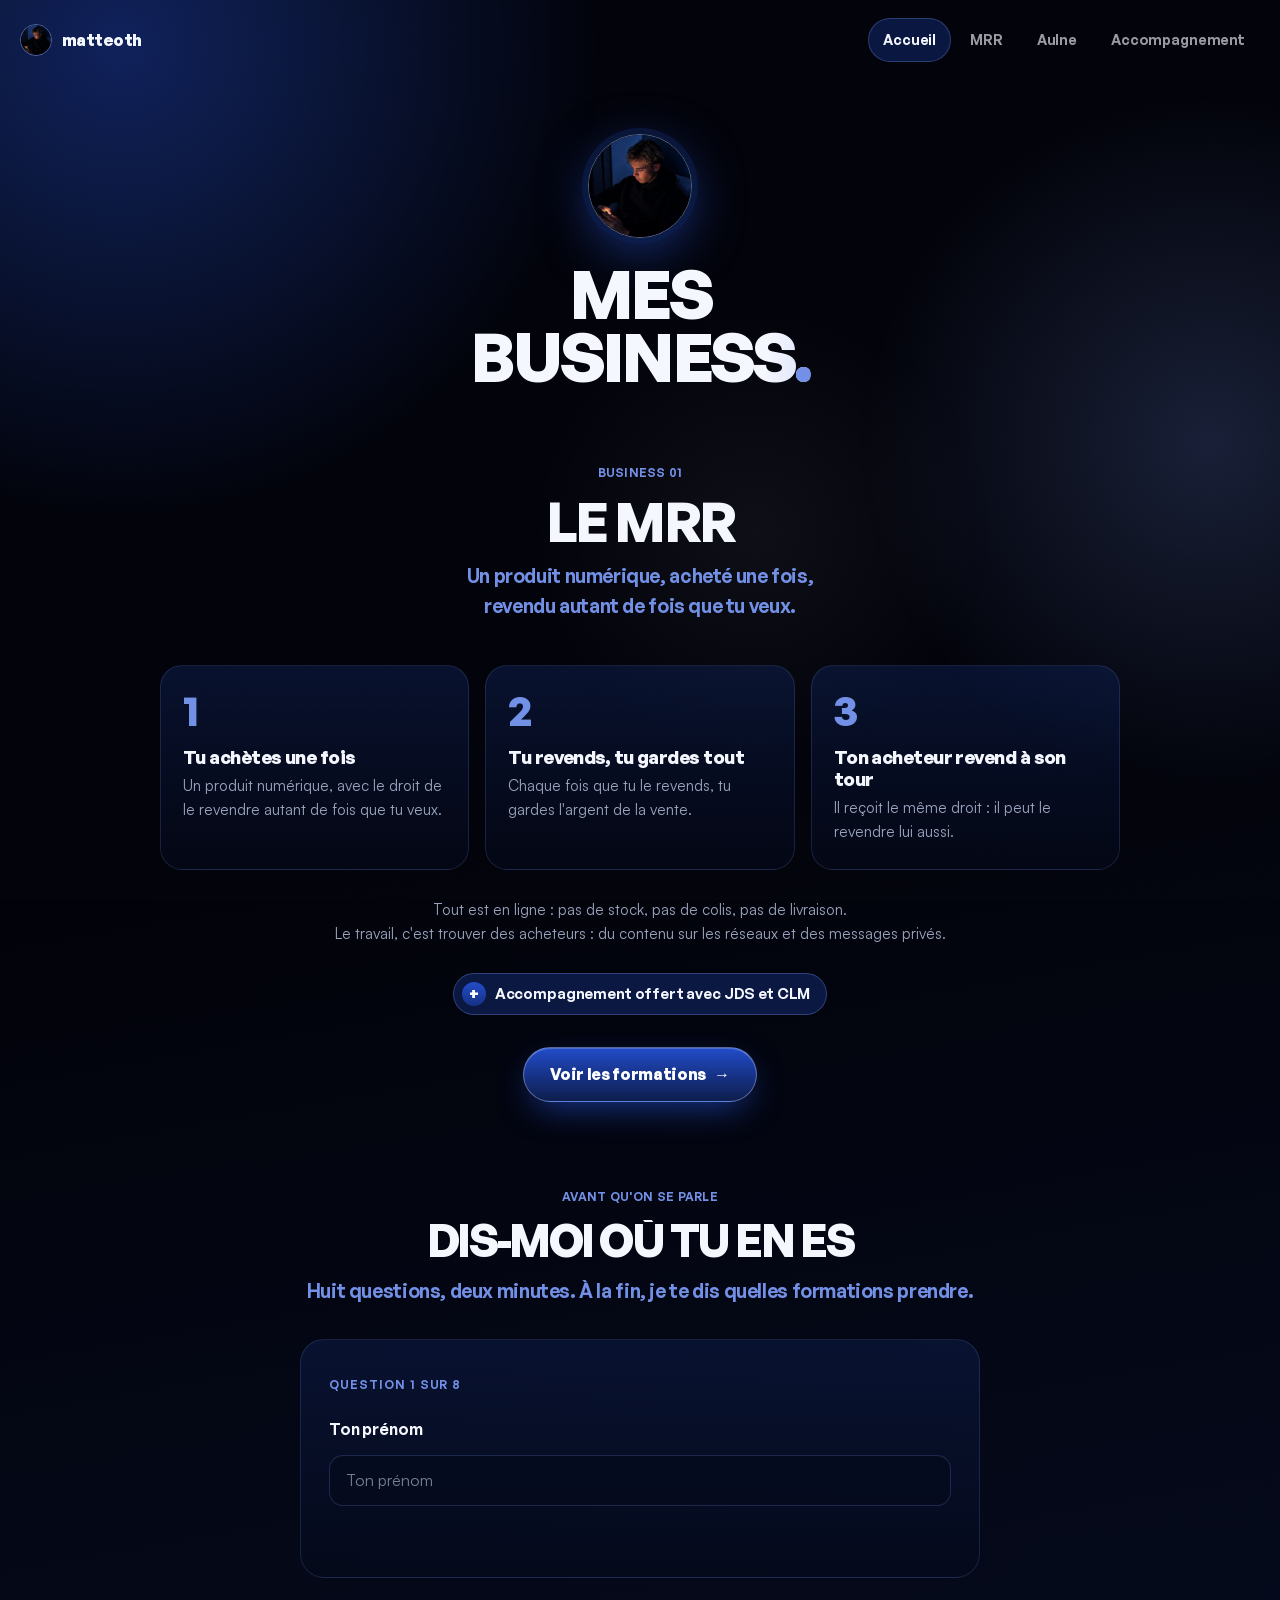
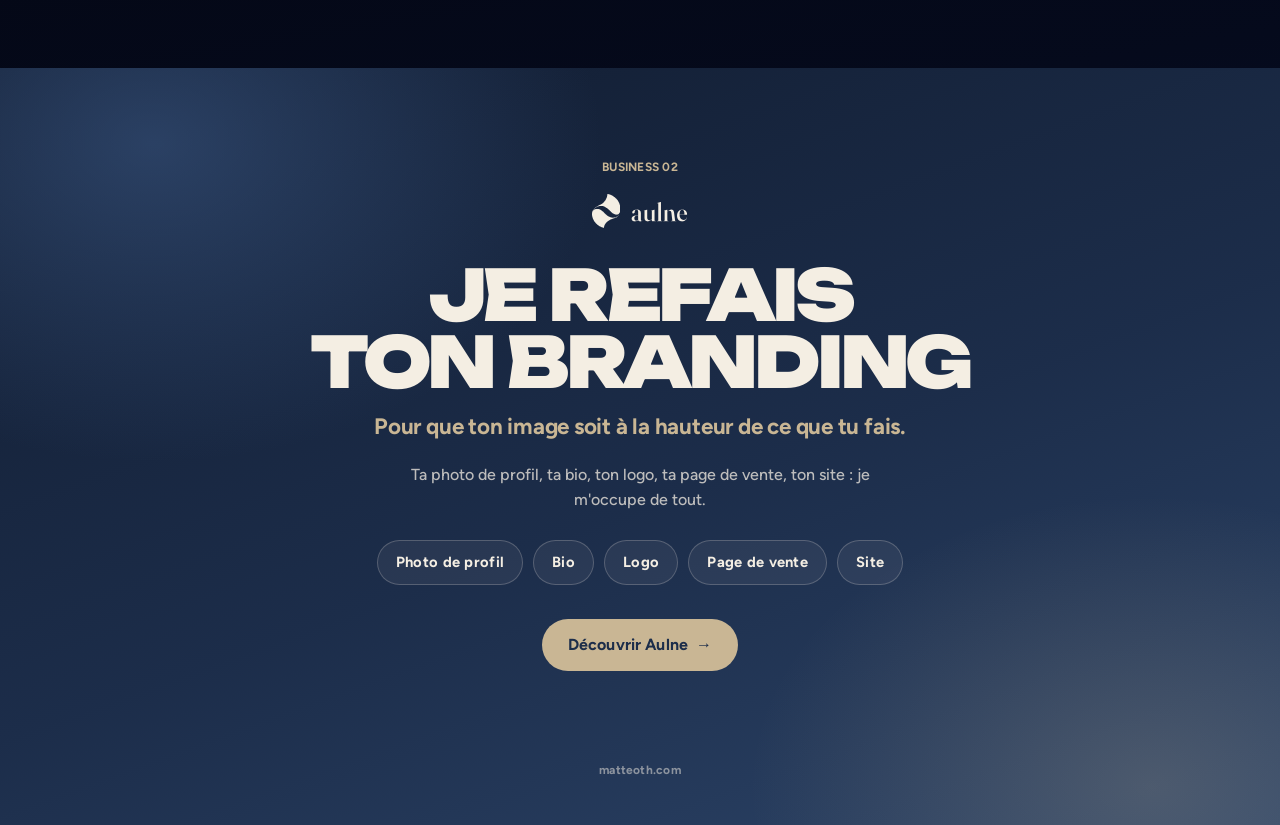
<file: index.html>
<!DOCTYPE html>
<html lang="fr" style="--bord-bas: #2c3f5c">
<head>
  <meta charset="UTF-8" />
  <!-- Le zoom reste AUTORISÉ : couper le pincement prive de la page ceux
       qui en ont besoin pour la lire. -->
  <meta name="viewport" content="width=device-width, initial-scale=1, viewport-fit=cover" />

  <title>Matteo — Mes business</title>
  <meta name="description" content="Mes business : le MRR, des formations pour vendre des produits numériques, et Aulne — je refais ton branding." />
  <link rel="canonical" href="https://matteoth.com/" />
  <meta property="og:type" content="website" />
  <meta property="og:url" content="https://matteoth.com/" />
  <meta property="og:title" content="Matteo — Mes business" />
  <meta property="og:description" content="Mes business : le MRR et Aulne." />
  <meta property="og:locale" content="fr_FR" />

  <!-- Tous dérivés d'une seule photo par scripts/marque.py. -->
  <link rel="icon" type="image/png" sizes="32x32" href="/assets/favicon-32.png?v=3" />
  <link rel="icon" type="image/png" sizes="192x192" href="/assets/favicon-192.png?v=3" />
  <!-- Safari demande /apple-touch-icon.png à la racine sans lire ce HTML :
       le fichier ne peut pas déménager. -->
  <link rel="apple-touch-icon" sizes="180x180" href="/apple-touch-icon.png?v=3" />
  <meta name="theme-color" content="#040817" />

  <!-- Polices servies par le site (voir assets/fonts.css). Le crossorigin
       n'est pas décoratif : sans lui le préchargement est refait. -->
  <link rel="preload" href="/assets/fonts/general-sans-700.woff2" as="font" type="font/woff2" crossorigin />
  <link rel="preload" href="/assets/fonts/satoshi-400.woff2" as="font" type="font/woff2" crossorigin />
  <link rel="stylesheet" href="/assets/fonts.css" />
  <link rel="preload" href="/aulne/fonts/unbounded-latin-wght-normal.woff2" as="font" type="font/woff2" crossorigin />
  <link rel="stylesheet" href="/assets/site.css?v=26" />
  <script>document.documentElement.classList.add("js");</script>
</head>

<body>
  <div class="halo vif" aria-hidden="true"></div>
  <div class="halo clair" aria-hidden="true"></div>
  <div class="halo blanc" aria-hidden="true"></div>
  <div class="grain" aria-hidden="true"></div>

  <!-- EN-TÊTE DE PAGE : la barre, la photo, le titre. Plus d'horizon ni de
       cartes : consigne de Thomas, les deux business s'expliquent juste
       dessous, chacun dans sa propre section. -->
  <div class="premier-ecran">

    <!-- La marque à gauche, la barre à droite : la même disposition que la
         page Aulne, dans les couleurs du site. -->
    <header class="entete">
      <a class="marque" href="/"><img src="/assets/profil.jpg?v=3" alt="" width="32" height="32" />matteoth</a>
      <nav class="barre" aria-label="Navigation">
        <a href="/" aria-current="page">Accueil</a>
        <a href="/mrr">MRR</a>
        <a href="/aulne">Aulne</a>
        <a href="/accompagnement">Accompagnement</a>
      </nav>
    </header>

    <main>
      <img src="/assets/profil.jpg?v=3" alt="Matteo" class="profil" width="104" height="104" />
      <h1 class="titre">Mes<br />business<span class="point">.</span></h1>

    </main>
  </div>

  <!-- LE BUSINESS — le MRR, avec les mots de Matteo. Volontairement
       simple : deux versions illustrées (au trait, puis en relief avec une
       scène animée) ont été jugées chargées. Trois étapes, une ligne de
       faits, un bouton. Rien d'ajouté : ni chiffre, ni promesse de gain. -->
  <section class="business" id="business">
    <span class="surtitre">Business 01</span>
    <h2 class="titre">Le MRR</h2>
    <p class="accroche">Un produit numérique, acheté une fois, revendu autant de fois que tu veux.</p>

    <ol class="etapes">
      <li class="etape">
        <span class="num">1</span>
        <h3>Tu achètes une fois</h3>
        <p>Un produit numérique, avec le droit de le revendre autant de fois que tu veux.</p>
      </li>
      <li class="etape">
        <span class="num">2</span>
        <h3>Tu revends, tu gardes tout</h3>
        <p>Chaque fois que tu le revends, tu gardes l'argent de la vente.</p>
      </li>
      <li class="etape">
        <span class="num">3</span>
        <h3>Ton acheteur revend à son tour</h3>
        <p>Il reçoit le même droit : il peut le revendre lui aussi.</p>
      </li>
    </ol>

    <p class="en-ligne">
      Tout est en ligne : pas de stock, pas de colis, pas de livraison.<br />
      Le travail, c'est trouver des acheteurs : du contenu sur les réseaux et des messages privés.
    </p>

    <p class="cadeau"><span class="cadeau-ico" aria-hidden="true">+</span>Accompagnement offert avec JDS et CLM</p>
    <div class="suite"><a class="acheter" href="/mrr">Voir les formations <span aria-hidden="true">&rarr;</span></a></div>
  </section>

  <!-- QUESTIONNAIRE — repris de simonbsns.com, à la demande de Matteo.
       Le MÊME bloc vit sur l'accueil et sur /mrr : le site n'a pas de
       build, donc le recopier est le prix de l'avoir aux deux endroits. Le
       script, lui, est commun (assets/questionnaire.js) : la règle de
       conseil n'existe qu'une fois.

       UN SEUL ÉCRAN, ET PAS D'ÉTAPES À CLIQUER. Sans script, il reste un
       formulaire entier : toutes les questions sont visibles et le repli
       sous le bouton dit où envoyer les réponses. -->
  <section class="formulaire" id="questionnaire" aria-labelledby="titre-questionnaire">
    <span class="surtitre">Avant qu'on se parle</span>
    <h2 class="titre" id="titre-questionnaire">Dis-moi où tu en es</h2>
    <p class="accroche">Huit questions, deux minutes. À la fin, je te dis quelles formations prendre.</p>

    <form class="questionnaire" id="qualif" novalidate>
      <!-- Un formulaire qui se dévoile n'annonce plus sa longueur : le
           compteur rend ce que le dévoilement enlève. -->
      <p class="progres avec-js-bloc" id="progres" aria-live="polite">Question 1 sur 8</p>
      <div class="champ ouverte" data-etape="1">
        <label class="intitule" for="q-prenom">Ton prénom</label>
        <input class="saisie" type="text" id="q-prenom" name="prenom" autocomplete="given-name" placeholder="Ton prénom" />
      </div>

      <!-- LES TRANCHES SONT LA RÈGLE, donnée par Matteo : chacune dit sur
           elle-même les formations qu'elle conseille, dans l'ordre où on les
           montre (data-offre). Pour changer la règle, on change ces
           attributs ; le script ne décide rien. Les bornes sont les PRIX
           ENTIERS (35, 127, 300 €) : 64 € et 150 € ne sont que des
           mensualités, rappelées en petit sur la pastille. -->
      <fieldset class="champ" data-etape="2">
        <legend>
          Ce que tu peux investir pour démarrer
          <span class="aide">Je ne te conseillerai rien au-dessus.</span>
        </legend>
        <div class="pastilles">
          <input type="radio" name="budget" id="b0" data-offre="jds cfs" value="35 à 127 €" /><label for="b0">35 – 127 €</label>
          <input type="radio" name="budget" id="b1" data-offre="jds clm" value="127 à 300 €" /><label for="b1">127 – 300 €<span class="x2">(ou en 2 fois)</span></label>
          <input type="radio" name="budget" id="b2" data-offre="clm jds" value="300 € et plus" /><label for="b2">300 € et plus<span class="x2">(ou en 2 fois)</span></label>
        </div>
      </fieldset>

      <fieldset class="champ" data-etape="3">
        <legend>Ta situation aujourd'hui</legend>
        <div class="pastilles">
          <input type="radio" name="situation" id="s1" value="Étudiant" /><label for="s1">Étudiant</label>
          <input type="radio" name="situation" id="s2" value="Salarié" /><label for="s2">Salarié</label>
          <input type="radio" name="situation" id="s3" value="Entrepreneur" /><label for="s3">Entrepreneur / indépendant</label>
          <input type="radio" name="situation" id="s4" value="Sans emploi" /><label for="s4">Sans emploi</label>
          <input type="radio" name="situation" id="s5" value="Autre" /><label for="s5">Autre</label>
        </div>
      </fieldset>

      <fieldset class="champ" data-etape="4">
        <legend>Ce dont tu as le plus besoin</legend>
        <div class="pastilles">
          <input type="radio" name="besoin" id="n1" value="Apprendre les bases" /><label for="n1">Apprendre les bases</label>
          <input type="radio" name="besoin" id="n2" value="Être accompagné" /><label for="n2">Être accompagné</label>
          <input type="radio" name="besoin" id="n3" value="Optimiser ce que je fais déjà" /><label for="n3">Optimiser ce que je fais déjà</label>
        </div>
      </fieldset>

      <div class="champ" data-etape="5">
        <label class="intitule" for="q-age">Ton âge</label>
        <!-- inputmode numeric fait monter le pavé numérique au téléphone. -->
        <input class="saisie" type="number" inputmode="numeric" min="13" max="99" id="q-age" name="age" placeholder="Ton âge" />
      </div>

      <fieldset class="champ" data-etape="6">
        <legend>Tes revenus actuels <span class="aide">Facultatif</span></legend>
        <div class="pastilles">
          <input type="radio" name="revenus" id="r1" value="Aucun" /><label for="r1">Aucun</label>
          <input type="radio" name="revenus" id="r2" value="Moins de 500 €/mois" /><label for="r2">&lt; 500 €</label>
          <input type="radio" name="revenus" id="r3" value="500 à 1 500 €/mois" /><label for="r3">500 – 1 500 €</label>
          <input type="radio" name="revenus" id="r4" value="1 500 à 3 000 €/mois" /><label for="r4">1 500 – 3 000 €</label>
          <input type="radio" name="revenus" id="r5" value="Plus de 3 000 €/mois" /><label for="r5">&gt; 3 000 €</label>
          <input type="radio" name="revenus" id="r6" value="Préfère ne pas dire" /><label for="r6">Je préfère ne pas dire</label>
        </div>
      </fieldset>

      <fieldset class="champ" data-etape="7">
        <legend>Tu as déjà essayé quelque chose&nbsp;?</legend>
        <div class="pastilles">
          <input type="radio" name="deja" id="d1" value="Jamais rien essayé" /><label for="d1">Jamais</label>
          <input type="radio" name="deja" id="d2" value="Essayé, sans résultat" /><label for="d2">Oui, sans résultat</label>
          <input type="radio" name="deja" id="d3" value="Déjà des résultats" /><label for="d3">Oui, j'ai déjà des résultats</label>
        </div>
      </fieldset>

      <div class="champ" data-etape="8">
        <label class="intitule" for="q-objectif">
          Ton objectif, et pourquoi maintenant
          <span class="aide">Trois lignes suffisent.</span>
        </label>
        <textarea class="saisie" id="q-objectif" name="objectif" rows="4"
          placeholder="Ce que tu veux atteindre, et ce qui fait que tu t'y mets maintenant."></textarea>
      </div>

      <!-- LA RÉPONSE, affichée avec la dernière question sans attendre
           l'envoi : la personne vient de dire ce qu'elle cherche, elle mérite
           une réponse tout de suite. Sans script, elle n'existe pas. -->
      <div class="orientation" id="orientation" aria-live="polite" hidden>
        <span class="orientation-sur">Ce que je te conseille</span>
        <div class="orientation-offres" id="o-offres"></div>
        <p class="orientation-ensuite">Et envoie-moi tes réponses, qu'on en parle.</p>
      </div>

      <div class="envoi" data-etape="9">
        <button type="submit" class="acheter avec-js">Envoyer sur Instagram <span aria-hidden="true">&rarr;</span></button>
        <button type="button" class="cta-sobre avec-js" id="copier">Copier seulement</button>
        <p class="sans-js">
          Réponds aux questions ci-dessus, puis envoie-les-moi en message sur
          <a href="https://www.instagram.com/oth.matteo_/" target="_blank" rel="noopener">Instagram, @oth.matteo_</a>.
        </p>
      </div>
      <p class="etat" id="etat" role="status" aria-live="polite"></p>
      <!-- Instagram s'ouvre par une VRAIE ancre cliquée pendant le geste :
           window.location part dans le vide dans les navigateurs des
           applications sociales, d'où arrivent ces visiteurs, et Safari
           bloque un window.open lancé après une promesse. Instagram
           n'accepte pas de message pré-rempli : les réponses passent par le
           presse-papier. -->
      <a id="envoi-insta" href="https://www.instagram.com/oth.matteo_/" target="_blank" rel="noopener" hidden aria-hidden="true" tabindex="-1">Ouvrir Instagram</a>
    </form>
  </section>

  <!-- AULNE — business 02, DANS LA DA D'AULNE et non dans celle du site :
       même fond nuit → marine → indigo, mêmes polices (Unbounded, Figtree),
       même logo que la page /aulne. Texte au TUTOIEMENT et à la première
       personne, à la demande de Thomas : plus familier que le vouvoiement de
       la plateforme de marque. -->
  <svg width="0" height="0" style="position:absolute" aria-hidden="true">
    <defs>
      <symbol id="emb" viewBox="0 0 836 1000"><path d="M455.3 2.4C454.1 4.5 452.6 9.3 451.8 13.4C451.0 17.5 451.1 22.4 450.6 26.8C450.1 31.3 449.5 35.8 448.8 40.3C448.1 44.7 447.4 49.2 446.5 53.7C445.6 58.2 444.6 62.6 443.5 67.1C442.4 71.6 441.2 76.1 440.0 80.5C438.7 85.0 437.4 89.5 435.9 94.0C434.5 98.4 432.9 102.9 431.2 107.4C429.6 111.9 428.0 116.3 426.2 120.8C424.4 125.3 422.4 129.8 420.3 134.2C418.2 138.7 416.1 143.2 413.8 147.7C411.5 152.1 409.1 156.6 406.6 161.1C404.1 165.5 401.4 170.0 398.6 174.5C395.9 179.0 393.1 183.4 390.1 187.9C387.0 192.4 383.9 196.9 380.5 201.3C377.2 205.8 373.7 210.3 370.0 214.8C366.3 219.2 362.4 223.7 358.3 228.2C354.2 232.7 349.8 237.3 345.5 241.6C341.3 246.0 337.0 250.3 332.7 254.3C328.5 258.3 324.4 261.8 320.0 265.5C315.7 269.1 311.2 272.8 306.8 276.2C302.4 279.7 297.9 283.1 293.4 286.3C288.9 289.5 284.4 292.7 280.0 295.6C275.5 298.6 271.0 301.3 266.5 304.0C262.1 306.7 257.6 309.3 253.1 311.9C248.6 314.4 244.2 316.8 239.7 319.3C235.2 321.7 230.7 324.1 226.3 326.4C221.8 328.7 217.3 330.9 212.8 333.0C208.4 335.1 203.9 337.2 199.4 339.3C195.0 341.3 190.5 343.4 186.0 345.6C181.5 347.8 177.1 350.1 172.6 352.4C168.1 354.7 163.6 357.0 159.2 359.3C154.7 361.6 150.2 363.9 145.7 366.3C141.3 368.7 136.8 371.3 132.3 374.0C127.8 376.7 123.4 379.5 118.9 382.4C114.4 385.3 109.9 388.2 105.5 391.4C101.0 394.6 96.5 398.0 92.1 401.6C87.8 405.1 83.7 408.7 79.4 412.6C75.2 416.5 70.6 420.9 66.6 425.0C62.5 429.2 58.6 433.4 55.0 437.7C51.4 441.9 48.2 446.2 45.0 450.6C41.8 455.0 38.7 459.6 35.8 464.0C33.0 468.5 30.5 473.0 28.1 477.5C25.7 481.9 23.5 486.4 21.4 490.9C19.3 495.4 17.3 499.8 15.6 504.3C13.9 508.8 12.4 513.3 11.0 517.7C9.6 522.2 8.4 526.7 7.3 531.2C6.1 535.6 5.1 540.1 4.2 544.6C3.4 549.1 2.6 553.5 2.1 558.0C1.5 562.5 1.2 567.0 0.9 571.4C0.6 575.9 0.3 580.4 0.2 584.9C0.0 589.3 0.1 593.8 0.2 598.3C0.3 602.7 0.6 607.2 1.0 611.7C1.3 616.2 1.6 620.6 2.1 625.1C2.6 629.6 3.3 634.1 4.0 638.5C4.8 643.0 5.5 647.5 6.4 652.0C7.3 656.4 8.3 660.9 9.3 665.4C10.4 669.9 11.6 674.3 12.8 678.8C14.1 683.3 15.4 687.8 16.8 692.2C18.1 696.7 19.6 701.2 21.1 705.7C22.7 710.1 24.4 714.6 26.1 719.1C27.8 723.6 29.6 728.0 31.5 732.5C33.4 737.0 35.4 741.5 37.4 745.9C39.5 750.4 41.6 754.9 43.9 759.3C46.2 763.8 48.9 768.3 51.4 772.8C54.0 777.2 56.4 781.7 59.1 786.2C61.8 790.7 64.7 795.1 67.6 799.6C70.6 804.1 73.6 808.6 76.8 813.0C79.9 817.5 83.2 822.1 86.5 826.5C89.9 830.8 93.4 834.9 96.9 839.1C100.4 843.3 103.7 847.3 107.5 851.6C111.4 855.9 115.6 860.4 119.8 864.8C124.1 869.3 128.8 873.9 133.3 878.2C137.7 882.6 142.2 886.7 146.7 890.7C151.2 894.7 155.6 898.3 160.1 902.0C164.6 905.7 169.1 909.4 173.5 912.8C178.0 916.2 182.5 919.4 187.0 922.6C191.4 925.8 195.9 928.9 200.4 931.9C204.9 934.9 209.3 937.8 213.8 940.6C218.3 943.4 222.8 946.0 227.2 948.6C231.7 951.2 236.2 953.9 240.7 956.3C245.1 958.7 249.6 961.1 254.1 963.3C258.5 965.6 263.0 967.7 267.5 969.8C272.0 971.9 276.4 974.0 280.9 976.0C285.4 977.9 289.9 979.8 294.3 981.6C298.8 983.4 303.3 985.1 307.8 986.7C312.2 988.4 316.7 989.9 321.2 991.4C325.7 992.9 330.3 994.9 334.6 995.8C338.9 996.8 344.1 998.6 346.8 997.0C349.6 995.5 350.1 990.6 351.2 986.6C352.3 982.6 352.5 977.6 353.2 973.2C354.0 968.7 354.8 964.2 355.9 959.7C356.9 955.3 358.1 950.8 359.4 946.3C360.7 941.8 362.1 937.4 363.8 932.9C365.4 928.4 367.2 923.9 369.2 919.5C371.1 915.0 373.4 910.5 375.6 906.0C377.8 901.6 380.0 897.1 382.5 892.6C385.0 888.1 387.8 883.7 390.6 879.2C393.5 874.7 396.4 870.2 399.6 865.8C402.8 861.3 406.4 856.7 410.0 852.3C413.5 848.0 417.2 843.5 421.0 839.4C424.7 835.3 428.6 831.3 432.5 827.6C436.3 823.8 439.9 820.6 444.0 817.0C448.2 813.4 452.9 809.5 457.3 805.9C461.8 802.4 466.3 799.0 470.8 795.8C475.2 792.6 479.7 789.6 484.2 786.6C488.7 783.7 493.1 780.9 497.6 778.3C502.1 775.6 506.6 773.1 511.0 770.7C515.5 768.3 520.0 765.9 524.4 763.6C528.9 761.3 533.4 759.1 537.9 757.0C542.3 755.0 546.8 753.1 551.3 751.2C555.8 749.3 560.2 747.3 564.7 745.5C569.2 743.6 573.7 741.9 578.1 740.2C582.6 738.5 587.1 736.9 591.6 735.3C596.0 733.7 600.5 732.2 605.0 730.6C609.5 729.0 613.9 727.2 618.4 725.7C622.9 724.1 627.4 722.8 631.8 721.3C636.3 719.8 640.8 718.4 645.3 716.8C649.7 715.2 654.2 713.4 658.7 711.7C663.2 710.1 667.6 708.6 672.1 706.8C676.6 705.0 681.0 703.0 685.5 701.0C690.0 699.0 694.5 696.9 698.9 694.8C703.4 692.6 707.9 690.3 712.4 687.9C716.8 685.6 721.3 683.1 725.8 680.4C730.3 677.7 734.8 674.8 739.2 671.7C743.6 668.6 748.0 665.2 752.0 662.0C756.1 658.7 759.9 655.3 763.3 652.1C766.8 648.9 769.4 646.3 772.6 642.8C775.9 639.2 779.7 635.0 782.9 630.9C786.0 626.8 790.6 620.0 791.6 618.1C792.7 616.2 791.7 617.0 789.2 619.5C786.7 621.9 780.9 628.5 776.6 632.8C772.3 637.1 767.7 641.4 763.2 645.1C758.7 648.9 754.2 652.2 749.8 655.3C745.3 658.4 740.8 661.3 736.3 663.9C731.9 666.5 727.4 668.8 722.9 671.0C718.4 673.2 714.0 675.4 709.5 677.3C705.0 679.2 700.5 680.9 696.1 682.4C691.6 684.0 687.1 685.6 682.6 686.8C678.2 688.1 673.7 689.1 669.2 690.1C664.7 691.0 660.3 691.9 655.8 692.6C651.3 693.3 646.9 693.8 642.4 694.3C637.9 694.8 633.4 695.4 629.0 695.6C624.5 695.9 620.0 695.9 615.5 695.8C611.1 695.7 606.6 695.2 602.1 694.9C597.6 694.5 593.2 694.2 588.7 693.5C584.2 692.9 579.7 692.1 575.3 691.2C570.8 690.2 566.3 689.1 561.8 688.0C557.4 686.9 552.9 685.7 548.4 684.4C543.9 683.1 539.5 681.8 535.0 680.2C530.5 678.6 526.0 676.8 521.6 674.9C517.1 673.0 512.6 670.9 508.1 668.8C503.7 666.6 499.2 664.4 494.7 662.1C490.3 659.7 485.8 657.2 481.3 654.6C476.8 652.0 472.4 649.2 467.9 646.3C463.4 643.4 458.9 640.3 454.5 637.1C450.0 633.9 445.5 630.6 441.0 627.1C436.6 623.7 432.0 620.1 427.6 616.4C423.2 612.8 419.0 609.0 414.7 605.3C410.5 601.6 406.2 597.7 402.2 594.1C398.2 590.4 394.9 587.4 390.8 583.4C386.8 579.5 382.2 574.9 377.8 570.5C373.3 566.1 368.8 561.5 364.3 557.0C359.9 552.6 355.4 548.1 350.9 543.6C346.4 539.2 341.9 534.7 337.5 530.4C333.0 526.1 328.4 521.9 324.2 518.0C320.0 514.2 316.4 510.8 312.2 507.2C308.0 503.7 303.6 500.1 299.1 496.6C294.7 493.2 290.2 489.8 285.7 486.6C281.2 483.4 276.8 480.4 272.3 477.5C267.8 474.7 263.3 472.0 258.9 469.4C254.4 466.9 249.9 464.6 245.4 462.4C241.0 460.2 236.5 458.0 232.0 456.1C227.5 454.2 223.1 452.6 218.6 451.0C214.1 449.4 209.7 448.0 205.2 446.6C200.7 445.3 196.2 443.9 191.8 442.9C187.3 441.8 182.8 441.0 178.3 440.3C173.9 439.6 169.4 439.1 164.9 438.8C160.4 438.4 156.0 438.2 151.5 438.2C147.0 438.1 142.5 438.1 138.1 438.4C133.6 438.6 129.1 439.1 124.6 439.7C120.2 440.4 115.7 441.3 111.2 442.3C106.7 443.3 102.3 444.5 97.8 445.9C93.3 447.3 88.8 448.8 84.4 450.7C79.9 452.6 75.4 454.9 70.9 457.4C66.5 459.9 62.0 462.7 57.5 465.8C53.1 469.0 48.5 472.4 44.3 476.3C40.1 480.1 35.4 486.5 32.4 488.9C29.4 491.4 26.3 492.8 26.2 491.0C26.2 489.3 29.5 482.8 31.9 478.4C34.3 474.1 37.5 469.5 40.6 465.0C43.7 460.5 47.0 456.0 50.6 451.6C54.2 447.2 58.1 443.0 62.1 438.7C66.1 434.5 70.3 430.1 74.5 426.1C78.7 422.2 82.9 418.7 87.2 415.2C91.6 411.7 96.2 408.5 100.7 405.3C105.1 402.2 109.6 399.2 114.1 396.3C118.6 393.5 123.0 390.8 127.5 388.3C132.0 385.8 136.5 383.6 140.9 381.3C145.4 379.1 149.9 376.8 154.4 374.9C158.8 372.9 163.3 371.2 167.8 369.5C172.3 367.9 176.7 366.4 181.2 364.9C185.7 363.4 190.2 361.9 194.6 360.5C199.1 359.2 203.6 358.1 208.1 357.1C212.5 356.1 217.0 355.3 221.5 354.5C226.0 353.8 230.4 353.1 234.9 352.6C239.4 352.0 243.8 351.6 248.3 351.3C252.8 351.0 257.3 350.9 261.7 350.9C266.2 350.9 270.7 350.9 275.2 351.1C279.6 351.3 284.1 351.7 288.6 352.2C293.1 352.7 297.5 353.4 302.0 354.0C306.5 354.7 311.0 355.4 315.4 356.3C319.9 357.2 324.4 358.2 328.9 359.4C333.3 360.6 337.8 362.0 342.3 363.4C346.8 364.9 351.2 366.4 355.7 368.1C360.2 369.8 364.7 371.7 369.1 373.6C373.6 375.6 378.1 377.7 382.6 379.8C387.0 382.0 391.5 384.2 396.0 386.6C400.4 389.1 404.9 391.7 409.4 394.4C413.9 397.1 418.3 399.8 422.8 402.6C427.3 405.5 431.8 408.5 436.2 411.7C440.7 414.8 445.3 418.2 449.7 421.5C454.1 424.8 458.4 428.0 462.6 431.4C466.9 434.9 471.0 438.5 475.1 442.1C479.3 445.7 483.5 449.4 487.8 453.1C492.0 456.9 496.1 460.5 500.5 464.6C504.8 468.7 509.4 473.1 513.9 477.5C518.4 481.8 523.1 486.5 527.2 490.6C531.4 494.7 535.0 498.3 538.8 502.0C542.6 505.8 546.5 509.7 550.0 513.1C553.4 516.5 555.9 519.0 559.5 522.4C563.1 525.8 567.2 529.7 571.4 533.5C575.6 537.3 580.4 541.5 584.8 545.1C589.1 548.7 593.1 552.0 597.5 555.3C601.8 558.7 606.3 562.2 610.7 565.4C615.2 568.5 619.7 571.4 624.2 574.3C628.6 577.1 633.1 580.0 637.6 582.4C642.1 584.9 646.5 587.0 651.0 589.1C655.5 591.1 660.0 593.0 664.4 594.7C668.9 596.4 673.4 598.1 677.9 599.5C682.3 600.9 686.8 602.2 691.3 603.1C695.7 604.1 700.2 604.7 704.7 605.3C709.2 605.9 713.6 606.5 718.1 606.7C722.6 606.9 727.1 606.9 731.5 606.6C736.0 606.3 740.5 605.7 745.0 604.7C749.4 603.8 753.9 602.5 758.4 600.9C762.9 599.3 767.4 597.3 771.8 594.9C776.2 592.4 780.8 589.5 784.8 586.2C788.9 582.8 792.6 578.9 796.1 574.9C799.6 570.8 803.0 566.2 805.9 561.8C808.8 557.4 811.3 552.9 813.5 548.4C815.8 543.9 817.5 539.5 819.3 535.0C821.1 530.5 822.7 526.0 824.2 521.6C825.6 517.1 826.9 512.6 828.0 508.1C829.1 503.7 829.9 499.2 830.8 494.7C831.6 490.3 832.3 485.8 833.0 481.3C833.6 476.8 834.1 472.4 834.6 467.9C835.0 463.4 835.4 458.9 835.6 454.5C835.9 450.0 836.0 445.5 836.0 441.0C836.1 436.6 836.2 432.1 836.0 427.6C835.8 423.1 835.4 418.7 835.0 414.2C834.7 409.7 834.3 405.2 833.9 400.8C833.5 396.3 833.2 391.8 832.6 387.3C832.1 382.9 831.3 378.4 830.6 373.9C829.9 369.4 829.0 365.0 828.1 360.5C827.3 356.0 826.5 351.6 825.5 347.1C824.5 342.6 823.3 338.1 822.1 333.7C820.9 329.2 819.7 324.7 818.4 320.2C817.1 315.8 815.8 311.3 814.5 306.8C813.1 302.3 811.7 297.9 810.1 293.4C808.5 288.9 806.7 284.4 804.9 280.0C803.1 275.5 801.2 271.0 799.3 266.5C797.4 262.1 795.5 257.6 793.4 253.1C791.3 248.6 789.1 244.2 786.8 239.7C784.6 235.2 782.1 230.7 779.6 226.3C777.1 221.8 774.6 217.3 771.9 212.8C769.2 208.4 766.4 203.9 763.5 199.4C760.6 195.0 757.6 190.5 754.5 186.0C751.4 181.5 748.1 177.1 744.7 172.6C741.2 168.1 737.3 163.6 733.7 159.2C730.0 154.8 726.5 150.5 722.6 146.2C718.7 141.9 714.5 137.4 710.5 133.3C706.4 129.1 702.0 125.1 698.1 121.4C694.3 117.7 691.2 114.7 687.2 111.1C683.2 107.6 678.4 103.6 674.0 100.0C669.6 96.3 665.1 92.5 660.6 89.1C656.1 85.6 651.6 82.5 647.2 79.3C642.7 76.2 638.2 73.0 633.7 70.0C629.3 67.1 624.8 64.1 620.3 61.4C615.9 58.7 611.4 56.2 606.9 53.6C602.4 51.1 598.0 48.6 593.5 46.2C589.0 43.8 584.5 41.5 580.1 39.4C575.6 37.2 571.1 35.2 566.6 33.3C562.2 31.3 557.7 29.3 553.2 27.5C548.7 25.6 544.3 23.8 539.8 22.1C535.3 20.4 530.8 19.0 526.4 17.5C521.9 16.0 517.4 14.5 512.9 13.1C508.5 11.7 504.0 10.3 499.5 9.1C495.0 7.8 490.6 6.8 486.1 5.7C481.6 4.6 477.1 3.4 472.7 2.6C468.2 1.8 462.3 0.8 459.4 0.8C456.5 0.8 456.6 0.3 455.3 2.4Z"/></symbol>
      <symbol id="word" viewBox="0 0 4364 1520"><path d="M563 1385V1377L553 1386V763Q553 682 520.5 639.5Q488 597 425 597Q355 597 321.5 631.0Q288 665 288 705V780Q288 825 257.0 855.5Q226 886 177 886Q142 886 119.0 864.0Q96 842 96 798Q96 746 136.5 697.0Q177 648 256.0 616.0Q335 584 450 584Q607 584 684.5 651.5Q762 719 762 841V1366Q762 1404 775.0 1420.5Q788 1437 807 1437Q825 1437 839.0 1426.0Q853 1415 856 1391Q857 1387 858.5 1386.0Q860 1385 861 1385Q864 1385 865.0 1386.0Q866 1387 866 1391Q866 1408 850.0 1432.5Q834 1457 799.0 1476.0Q764 1495 706 1495Q632 1495 597.5 1464.5Q563 1434 563 1385ZM47 1285Q47 1179 134.5 1113.5Q222 1048 407 1048Q473 1048 516.0 1060.5Q559 1073 595 1092L588 1099Q552 1082 513.0 1072.0Q474 1062 426 1062Q344 1062 300.0 1113.0Q256 1164 256 1254Q256 1341 298.0 1388.5Q340 1436 407 1436Q453 1436 498.0 1415.0Q543 1394 573 1355L583 1361Q539 1426 462.5 1461.0Q386 1496 298 1496Q186 1496 116.5 1437.0Q47 1378 47 1285ZM1607 1447V1320V1315V693Q1607 687 1604.0 684.0Q1601 681 1594 681H1523Q1519 681 1517.0 679.0Q1515 677 1515 674Q1515 671 1517.0 669.5Q1519 668 1523 667L1786 593Q1794 591 1797.5 590.5Q1801 590 1805 590Q1810 590 1812.5 593.0Q1815 596 1815 601V1425Q1815 1437 1820.5 1444.5Q1826 1452 1839 1455L1898 1464Q1904 1465 1906.0 1467.0Q1908 1469 1908 1472Q1908 1474 1906.0 1476.0Q1904 1478 1900 1478H1634Q1621 1478 1614.0 1470.0Q1607 1462 1607 1447ZM1042 1240V693Q1042 687 1039.0 684.0Q1036 681 1029 681H957Q953 681 951.0 679.0Q949 677 949 674Q949 671 951.5 669.5Q954 668 957 667L1222 593Q1230 591 1233.5 590.5Q1237 590 1240 590Q1245 590 1247.5 593.0Q1250 596 1250 601V1219Q1250 1314 1293.5 1358.0Q1337 1402 1409 1402Q1454 1402 1500.5 1382.5Q1547 1363 1594 1320L1628 1289L1637 1299L1602 1330Q1501 1421 1421.5 1457.5Q1342 1494 1272 1494Q1172 1494 1107.0 1432.0Q1042 1370 1042 1240ZM2310 11V1425Q2310 1437 2316.0 1444.5Q2322 1452 2334 1455L2393 1464Q2399 1465 2401.0 1467.0Q2403 1469 2403 1472Q2403 1474 2401.0 1476.0Q2399 1478 2395 1478H2014Q2012 1478 2009.5 1476.0Q2007 1474 2007 1472Q2007 1469 2010.0 1466.5Q2013 1464 2020 1463L2078 1455Q2091 1452 2096.5 1444.5Q2102 1437 2102 1426V103Q2102 97 2099.5 94.0Q2097 91 2090 91H2018Q2014 91 2012.0 89.0Q2010 87 2010 84Q2010 81 2012.5 79.5Q2015 78 2018 77L2282 3Q2290 1 2293.5 0.5Q2297 0 2300 0Q2305 0 2307.5 3.0Q2310 6 2310 11ZM2801 599V1425Q2801 1437 2807.0 1444.5Q2813 1452 2825 1455L2884 1464Q2894 1466 2894 1472Q2894 1478 2886 1478H2505Q2503 1478 2500.5 1476.0Q2498 1474 2498 1472Q2498 1470 2500.0 1468.0Q2502 1466 2507 1465L2569 1455Q2582 1452 2587.5 1444.5Q2593 1437 2593 1426V691Q2593 685 2590.5 682.0Q2588 679 2581 679H2509Q2505 679 2503.0 677.0Q2501 675 2501 672Q2501 669 2503.5 667.5Q2506 666 2509 665L2773 591Q2781 589 2784.5 588.5Q2788 588 2791 588Q2796 588 2798.5 591.0Q2801 594 2801 599ZM2784 789 2775 780 2810 748Q2907 661 2977.0 623.0Q3047 585 3110 585Q3202 585 3253.5 644.0Q3305 703 3321 827L3398 1418Q3400 1434 3407.0 1444.0Q3414 1454 3430 1457L3481 1465Q3486 1466 3488.0 1467.5Q3490 1469 3490 1472Q3490 1474 3488.0 1476.0Q3486 1478 3482 1478H3094Q3085 1478 3085 1472Q3085 1467 3096 1464L3157 1455Q3174 1452 3180.5 1442.0Q3187 1432 3185 1418L3116 848Q3104 759 3073.5 718.0Q3043 677 2982 677Q2942 677 2903.0 697.0Q2864 717 2818 759ZM4328 956Q4328 964 4322.5 969.0Q4317 974 4307 974H3689V958H4104Q4120 958 4120 940Q4120 768 4069.5 683.5Q4019 599 3945 599Q3881 599 3835.5 640.0Q3790 681 3765.5 762.5Q3741 844 3741 965Q3741 1171 3828.0 1276.0Q3915 1381 4055 1381Q4157 1381 4228.5 1323.0Q4300 1265 4311 1166Q4311 1162 4313.0 1160.5Q4315 1159 4316 1159Q4318 1159 4320.0 1161.0Q4322 1163 4322 1168Q4315 1263 4265.0 1337.5Q4215 1412 4134.0 1455.0Q4053 1498 3952 1498Q3832 1498 3741.0 1444.0Q3650 1390 3599.0 1291.0Q3548 1192 3548 1060Q3548 920 3600.0 812.5Q3652 705 3747.0 644.5Q3842 584 3970 584Q4079 584 4159.0 632.0Q4239 680 4283.5 764.0Q4328 848 4328 956Z"/></symbol>
    </defs>
  </svg>
  <section class="aulne-section" aria-labelledby="titre-aulne">
    <div class="aulne-int">
      <span class="aulne-surtitre">Business 02</span>
      <div class="aulne-logo" role="img" aria-label="aulne"><svg class="e" viewBox="0 0 836 1000" aria-hidden="true"><use href="#emb"/></svg><svg class="w" viewBox="0 0 4364 1520" aria-hidden="true"><use href="#word"/></svg></div>
      <h2 class="aulne-titre" id="titre-aulne">Je refais<br />ton branding</h2>
      <p class="aulne-accroche">Pour que ton image soit à la hauteur de ce que tu fais.</p>
      <p class="aulne-texte">Ta photo de profil, ta bio, ton logo, ta page de vente, ton site : je m'occupe de tout.</p>
      <ul class="aulne-pastilles">
        <li>Photo de profil</li>
        <li>Bio</li>
        <li>Logo</li>
        <li>Page de vente</li>
        <li>Site</li>
      </ul>
      <a class="aulne-bouton" href="/aulne">Découvrir Aulne <span aria-hidden="true">&rarr;</span></a>
    </div>
    <!-- Le pied vit DANS la section : posé après, il laissait une bande du
         fond bleu du site sous le marine d'Aulne. -->
    <p class="aulne-pied">matteoth.com</p>
  </section>
  <script src="/assets/questionnaire.js?v=3" defer></script>
</body>
</html>
</file>
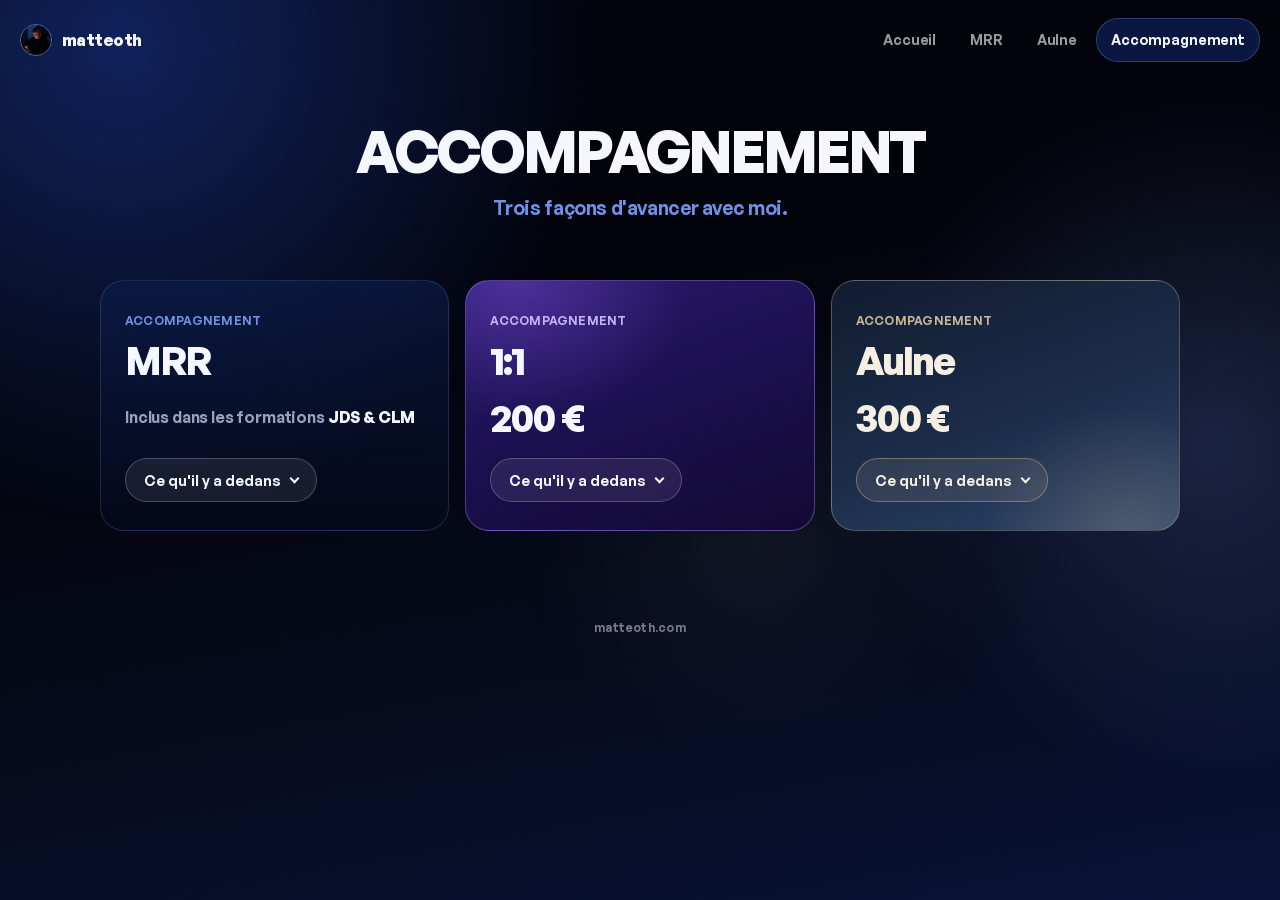
<file: accompagnement/index.html>
<!DOCTYPE html>
<html lang="fr">
<head>
  <meta charset="UTF-8" />
  <!-- Le zoom reste AUTORISÉ : couper le pincement prive de la page ceux
       qui en ont besoin pour la lire. -->
  <meta name="viewport" content="width=device-width, initial-scale=1, viewport-fit=cover" />

  <title>Accompagnement — Matteo</title>
  <meta name="description" content="Mes accompagnements : MRR (inclus dans JDS et CLM), 1:1 à 200 €, Aulne à 300 €." />
  <link rel="canonical" href="https://matteoth.com/accompagnement" />
  <meta property="og:type" content="website" />
  <meta property="og:url" content="https://matteoth.com/accompagnement" />
  <meta property="og:title" content="Accompagnement — Matteo" />
  <meta property="og:description" content="Mes accompagnements : MRR (inclus dans JDS et CLM), 1:1 à 200 €, Aulne à 300 €." />
  <meta property="og:locale" content="fr_FR" />

  <!-- Tous dérivés d'une seule photo par scripts/marque.py. -->
  <link rel="icon" type="image/png" sizes="32x32" href="/assets/favicon-32.png?v=3" />
  <link rel="icon" type="image/png" sizes="192x192" href="/assets/favicon-192.png?v=3" />
  <!-- Safari demande /apple-touch-icon.png à la racine sans lire ce HTML :
       le fichier ne peut pas déménager. -->
  <link rel="apple-touch-icon" sizes="180x180" href="/apple-touch-icon.png?v=3" />
  <meta name="theme-color" content="#040817" />

  <!-- Polices servies par le site (voir assets/fonts.css). Le crossorigin
       n'est pas décoratif : sans lui le préchargement est refait. -->
  <link rel="preload" href="/assets/fonts/general-sans-700.woff2" as="font" type="font/woff2" crossorigin />
  <link rel="preload" href="/assets/fonts/satoshi-400.woff2" as="font" type="font/woff2" crossorigin />
  <link rel="stylesheet" href="/assets/fonts.css" />
  <link rel="stylesheet" href="/assets/site.css?v=26" />
</head>

<body>
  <div class="halo vif" aria-hidden="true"></div>
  <div class="halo clair" aria-hidden="true"></div>
  <div class="halo blanc" aria-hidden="true"></div>
  <div class="grain" aria-hidden="true"></div>

  <header class="entete">
    <a class="marque" href="/"><img src="/assets/profil.jpg?v=3" alt="" width="32" height="32" />matteoth</a>
    <nav class="barre" aria-label="Navigation">
      <a href="/">Accueil</a>
      <a href="/mrr">MRR</a>
      <a href="/aulne">Aulne</a>
      <a href="/accompagnement" aria-current="page">Accompagnement</a>
    </nav>
  </header>

  <main class="contenu">
    <header class="ouverture">
      <h1 class="titre">Accompa&shy;gnement</h1>
      <p class="accroche">Trois façons d'avancer avec moi.</p>
    </header>

    <!-- LES TROIS ACCOMPAGNEMENTS, nommés et chiffrés par Matteo (MRR inclus
         dans les formations, 1:1 à 200 €, Aulne à 300 €). Leur contenu se
         liste avec lui dans « En savoir plus » : d'ici là le menu dit « La
         liste arrive » plutôt que d'inventer une durée ou un nombre d'appels.
         « 1:1 » : l'accompagnement en individuel, écrit ainsi par Matteo. Aulne prend le sable de sa
         charte, comme sur l'accueil ; 1:1 est en violet profond : trois fonds,
         trois accompagnements qu'on ne confond pas. -->
    <section class="accomps" aria-label="Les accompagnements">
      <article class="accomp">
        <span class="accomp-tag">Accompagnement</span>
        <h2>MRR</h2>
        <!-- Consigne de Matteo : l'accompagnement MRR ne s'achète pas à part,
             il est inclus dans JDS et CLM — c'est son « prix ». -->
        <!-- Le texte est dans un <span> : la case du prix est en flex, et un
             flex colle le texte à la balise <strong> en mangeant l'espace. -->
        <p class="accomp-prix petit"><span>Inclus dans les formations <strong>JDS &amp; CLM</strong></span></p>
        <!-- Le menu qui se déroule : un <details> natif, qui s'ouvre au
             clavier et se lit au lecteur d'écran sans une ligne de script. La
             liste se remplit avec Matteo ; d'ici là, elle le dit. -->
        <details class="accomp-plus">
          <summary>Ce qu'il y a dedans</summary>
          <div class="accomp-dedans">
            <ul class="accomp-liste">
              <li>Structurer tes comptes TikTok et Instagram, avec le branding</li>
              <li>Les premières techniques de prospection</li>
              <li>La création de contenu</li>
              <li>Le montage vidéo</li>
              <li>Le closing</li>
              <li>Objectif : faire tes premiers résultats réguliers</li>
            </ul>
            <a class="accomp-lien" href="/mrr">Voir les formations <span aria-hidden="true">&rarr;</span></a>
          </div>
        </details>
      </article>
      <article class="accomp un-un">
        <span class="accomp-tag">Accompagnement</span>
        <h2>1:1</h2>
        <p class="accomp-prix">200&nbsp;€</p>
        <!-- Le menu qui se déroule : un <details> natif, qui s'ouvre au
             clavier et se lit au lecteur d'écran sans une ligne de script. La
             liste se remplit avec Matteo ; d'ici là, elle le dit. -->
        <details class="accomp-plus">
          <summary>Ce qu'il y a dedans</summary>
          <div class="accomp-dedans">
            <ul class="accomp-liste">
              <li>Un accompagnement détaillé et personnel, entre toi et moi</li>
              <li>Développer tes compétences, précises ou générales, dans le business en ligne</li>
              <li>Structurer tes projets</li>
              <li>Être encadré, avec des plannings clairs</li>
              <li>Des appels personnalisés ensemble</li>
              <li>Approfondir et optimiser ta création de contenu, ton branding, ton montage vidéo, ta prospection et ton closing</li>
              <li>Objectif : faire des résultats réguliers</li>
            </ul>
          </div>
        </details>
      </article>
      <article class="accomp aulne">
        <span class="accomp-tag">Accompagnement</span>
        <h2>Aulne</h2>
        <p class="accomp-prix">300&nbsp;€</p>
        <!-- Le menu qui se déroule : un <details> natif, qui s'ouvre au
             clavier et se lit au lecteur d'écran sans une ligne de script. La
             liste se remplit avec Matteo ; d'ici là, elle le dit. -->
        <details class="accomp-plus">
          <summary>Ce qu'il y a dedans</summary>
          <div class="accomp-dedans">
            <ul class="accomp-liste">
              <li class="a-venir">La liste arrive.</li>
            </ul>
          </div>
        </details>
      </article>
    </section>

    <p class="fin">matteoth.com</p>
  </main>
</body>
</html>
</file>
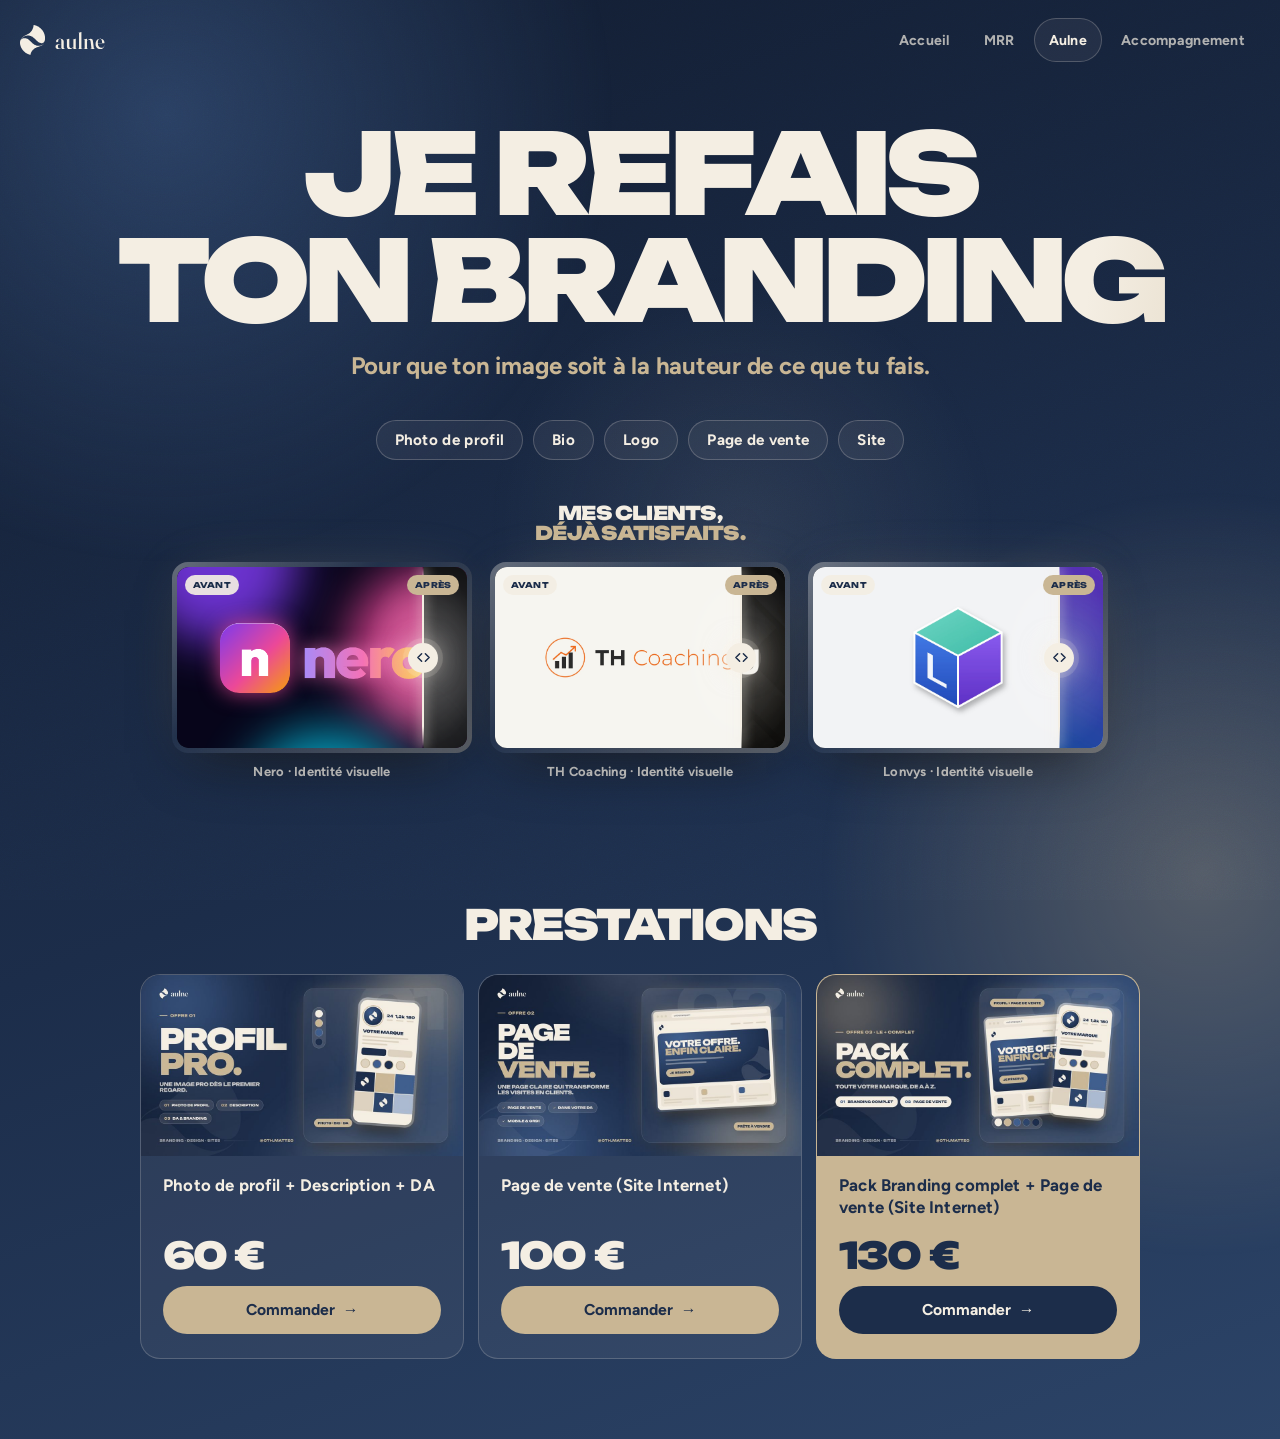
<file: aulne/index.html>
<!DOCTYPE html>
<html lang="fr">
<head>
  <meta charset="UTF-8" />
  <!-- Le zoom reste AUTORISÉ : couper le pincement prive de la page ceux
       qui en ont besoin pour la lire. -->
  <meta name="viewport" content="width=device-width, initial-scale=1, viewport-fit=cover" />

  <title>Aulne — Je refais ton branding</title>
  <meta name="description" content="Je refais ton branding : ta photo de profil, ta bio, ton logo, ta page de vente, ton site." />
  <link rel="canonical" href="https://matteoth.com/aulne" />
  <meta property="og:type" content="website" />
  <meta property="og:url" content="https://matteoth.com/aulne" />
  <meta property="og:title" content="Aulne — Je refais ton branding" />
  <meta property="og:description" content="Je refais ton branding : ta photo de profil, ta bio, ton logo, ta page de vente, ton site." />
  <meta property="og:locale" content="fr_FR" />

  <link rel="icon" type="image/png" sizes="32x32" href="/assets/favicon-32.png?v=3" />
  <link rel="icon" type="image/png" sizes="192x192" href="/assets/favicon-192.png?v=3" />
  <link rel="apple-touch-icon" sizes="180x180" href="/apple-touch-icon.png?v=3" />
  <!-- La barre d'adresse du téléphone prend le Marine de la couverture. -->
  <meta name="theme-color" content="#111C30" />

  <!-- Polices de la charte d'Aulne, servies par le site comme les autres :
       un appel à Google Fonts transmettrait l'adresse du visiteur à un tiers.
       Variables, un fichier par famille couvre toutes les graisses. -->
  <link rel="preload" href="/aulne/fonts/unbounded-latin-wght-normal.woff2" as="font" type="font/woff2" crossorigin />
  <link rel="preload" href="/aulne/fonts/figtree-latin-wght-normal.woff2" as="font" type="font/woff2" crossorigin />
  <link rel="stylesheet" href="/aulne/aulne.css?v=9" />
  <link rel="stylesheet" href="/aulne/avant-apres.css?v=4" />
</head>

<body>
  <!-- LE LOGO D'AULNE, recopié tel quel du livre de marque (« Charte Aulne ») :
       emblème et mot « aulne » vectorisés. La charte interdit de le
       recomposer à la main — on ne touche pas aux tracés, on les colore
       seulement par currentColor. -->
  <svg width="0" height="0" style="position:absolute" aria-hidden="true">
    <defs>
      <symbol id="emb" viewBox="0 0 836 1000"><path d="M455.3 2.4C454.1 4.5 452.6 9.3 451.8 13.4C451.0 17.5 451.1 22.4 450.6 26.8C450.1 31.3 449.5 35.8 448.8 40.3C448.1 44.7 447.4 49.2 446.5 53.7C445.6 58.2 444.6 62.6 443.5 67.1C442.4 71.6 441.2 76.1 440.0 80.5C438.7 85.0 437.4 89.5 435.9 94.0C434.5 98.4 432.9 102.9 431.2 107.4C429.6 111.9 428.0 116.3 426.2 120.8C424.4 125.3 422.4 129.8 420.3 134.2C418.2 138.7 416.1 143.2 413.8 147.7C411.5 152.1 409.1 156.6 406.6 161.1C404.1 165.5 401.4 170.0 398.6 174.5C395.9 179.0 393.1 183.4 390.1 187.9C387.0 192.4 383.9 196.9 380.5 201.3C377.2 205.8 373.7 210.3 370.0 214.8C366.3 219.2 362.4 223.7 358.3 228.2C354.2 232.7 349.8 237.3 345.5 241.6C341.3 246.0 337.0 250.3 332.7 254.3C328.5 258.3 324.4 261.8 320.0 265.5C315.7 269.1 311.2 272.8 306.8 276.2C302.4 279.7 297.9 283.1 293.4 286.3C288.9 289.5 284.4 292.7 280.0 295.6C275.5 298.6 271.0 301.3 266.5 304.0C262.1 306.7 257.6 309.3 253.1 311.9C248.6 314.4 244.2 316.8 239.7 319.3C235.2 321.7 230.7 324.1 226.3 326.4C221.8 328.7 217.3 330.9 212.8 333.0C208.4 335.1 203.9 337.2 199.4 339.3C195.0 341.3 190.5 343.4 186.0 345.6C181.5 347.8 177.1 350.1 172.6 352.4C168.1 354.7 163.6 357.0 159.2 359.3C154.7 361.6 150.2 363.9 145.7 366.3C141.3 368.7 136.8 371.3 132.3 374.0C127.8 376.7 123.4 379.5 118.9 382.4C114.4 385.3 109.9 388.2 105.5 391.4C101.0 394.6 96.5 398.0 92.1 401.6C87.8 405.1 83.7 408.7 79.4 412.6C75.2 416.5 70.6 420.9 66.6 425.0C62.5 429.2 58.6 433.4 55.0 437.7C51.4 441.9 48.2 446.2 45.0 450.6C41.8 455.0 38.7 459.6 35.8 464.0C33.0 468.5 30.5 473.0 28.1 477.5C25.7 481.9 23.5 486.4 21.4 490.9C19.3 495.4 17.3 499.8 15.6 504.3C13.9 508.8 12.4 513.3 11.0 517.7C9.6 522.2 8.4 526.7 7.3 531.2C6.1 535.6 5.1 540.1 4.2 544.6C3.4 549.1 2.6 553.5 2.1 558.0C1.5 562.5 1.2 567.0 0.9 571.4C0.6 575.9 0.3 580.4 0.2 584.9C0.0 589.3 0.1 593.8 0.2 598.3C0.3 602.7 0.6 607.2 1.0 611.7C1.3 616.2 1.6 620.6 2.1 625.1C2.6 629.6 3.3 634.1 4.0 638.5C4.8 643.0 5.5 647.5 6.4 652.0C7.3 656.4 8.3 660.9 9.3 665.4C10.4 669.9 11.6 674.3 12.8 678.8C14.1 683.3 15.4 687.8 16.8 692.2C18.1 696.7 19.6 701.2 21.1 705.7C22.7 710.1 24.4 714.6 26.1 719.1C27.8 723.6 29.6 728.0 31.5 732.5C33.4 737.0 35.4 741.5 37.4 745.9C39.5 750.4 41.6 754.9 43.9 759.3C46.2 763.8 48.9 768.3 51.4 772.8C54.0 777.2 56.4 781.7 59.1 786.2C61.8 790.7 64.7 795.1 67.6 799.6C70.6 804.1 73.6 808.6 76.8 813.0C79.9 817.5 83.2 822.1 86.5 826.5C89.9 830.8 93.4 834.9 96.9 839.1C100.4 843.3 103.7 847.3 107.5 851.6C111.4 855.9 115.6 860.4 119.8 864.8C124.1 869.3 128.8 873.9 133.3 878.2C137.7 882.6 142.2 886.7 146.7 890.7C151.2 894.7 155.6 898.3 160.1 902.0C164.6 905.7 169.1 909.4 173.5 912.8C178.0 916.2 182.5 919.4 187.0 922.6C191.4 925.8 195.9 928.9 200.4 931.9C204.9 934.9 209.3 937.8 213.8 940.6C218.3 943.4 222.8 946.0 227.2 948.6C231.7 951.2 236.2 953.9 240.7 956.3C245.1 958.7 249.6 961.1 254.1 963.3C258.5 965.6 263.0 967.7 267.5 969.8C272.0 971.9 276.4 974.0 280.9 976.0C285.4 977.9 289.9 979.8 294.3 981.6C298.8 983.4 303.3 985.1 307.8 986.7C312.2 988.4 316.7 989.9 321.2 991.4C325.7 992.9 330.3 994.9 334.6 995.8C338.9 996.8 344.1 998.6 346.8 997.0C349.6 995.5 350.1 990.6 351.2 986.6C352.3 982.6 352.5 977.6 353.2 973.2C354.0 968.7 354.8 964.2 355.9 959.7C356.9 955.3 358.1 950.8 359.4 946.3C360.7 941.8 362.1 937.4 363.8 932.9C365.4 928.4 367.2 923.9 369.2 919.5C371.1 915.0 373.4 910.5 375.6 906.0C377.8 901.6 380.0 897.1 382.5 892.6C385.0 888.1 387.8 883.7 390.6 879.2C393.5 874.7 396.4 870.2 399.6 865.8C402.8 861.3 406.4 856.7 410.0 852.3C413.5 848.0 417.2 843.5 421.0 839.4C424.7 835.3 428.6 831.3 432.5 827.6C436.3 823.8 439.9 820.6 444.0 817.0C448.2 813.4 452.9 809.5 457.3 805.9C461.8 802.4 466.3 799.0 470.8 795.8C475.2 792.6 479.7 789.6 484.2 786.6C488.7 783.7 493.1 780.9 497.6 778.3C502.1 775.6 506.6 773.1 511.0 770.7C515.5 768.3 520.0 765.9 524.4 763.6C528.9 761.3 533.4 759.1 537.9 757.0C542.3 755.0 546.8 753.1 551.3 751.2C555.8 749.3 560.2 747.3 564.7 745.5C569.2 743.6 573.7 741.9 578.1 740.2C582.6 738.5 587.1 736.9 591.6 735.3C596.0 733.7 600.5 732.2 605.0 730.6C609.5 729.0 613.9 727.2 618.4 725.7C622.9 724.1 627.4 722.8 631.8 721.3C636.3 719.8 640.8 718.4 645.3 716.8C649.7 715.2 654.2 713.4 658.7 711.7C663.2 710.1 667.6 708.6 672.1 706.8C676.6 705.0 681.0 703.0 685.5 701.0C690.0 699.0 694.5 696.9 698.9 694.8C703.4 692.6 707.9 690.3 712.4 687.9C716.8 685.6 721.3 683.1 725.8 680.4C730.3 677.7 734.8 674.8 739.2 671.7C743.6 668.6 748.0 665.2 752.0 662.0C756.1 658.7 759.9 655.3 763.3 652.1C766.8 648.9 769.4 646.3 772.6 642.8C775.9 639.2 779.7 635.0 782.9 630.9C786.0 626.8 790.6 620.0 791.6 618.1C792.7 616.2 791.7 617.0 789.2 619.5C786.7 621.9 780.9 628.5 776.6 632.8C772.3 637.1 767.7 641.4 763.2 645.1C758.7 648.9 754.2 652.2 749.8 655.3C745.3 658.4 740.8 661.3 736.3 663.9C731.9 666.5 727.4 668.8 722.9 671.0C718.4 673.2 714.0 675.4 709.5 677.3C705.0 679.2 700.5 680.9 696.1 682.4C691.6 684.0 687.1 685.6 682.6 686.8C678.2 688.1 673.7 689.1 669.2 690.1C664.7 691.0 660.3 691.9 655.8 692.6C651.3 693.3 646.9 693.8 642.4 694.3C637.9 694.8 633.4 695.4 629.0 695.6C624.5 695.9 620.0 695.9 615.5 695.8C611.1 695.7 606.6 695.2 602.1 694.9C597.6 694.5 593.2 694.2 588.7 693.5C584.2 692.9 579.7 692.1 575.3 691.2C570.8 690.2 566.3 689.1 561.8 688.0C557.4 686.9 552.9 685.7 548.4 684.4C543.9 683.1 539.5 681.8 535.0 680.2C530.5 678.6 526.0 676.8 521.6 674.9C517.1 673.0 512.6 670.9 508.1 668.8C503.7 666.6 499.2 664.4 494.7 662.1C490.3 659.7 485.8 657.2 481.3 654.6C476.8 652.0 472.4 649.2 467.9 646.3C463.4 643.4 458.9 640.3 454.5 637.1C450.0 633.9 445.5 630.6 441.0 627.1C436.6 623.7 432.0 620.1 427.6 616.4C423.2 612.8 419.0 609.0 414.7 605.3C410.5 601.6 406.2 597.7 402.2 594.1C398.2 590.4 394.9 587.4 390.8 583.4C386.8 579.5 382.2 574.9 377.8 570.5C373.3 566.1 368.8 561.5 364.3 557.0C359.9 552.6 355.4 548.1 350.9 543.6C346.4 539.2 341.9 534.7 337.5 530.4C333.0 526.1 328.4 521.9 324.2 518.0C320.0 514.2 316.4 510.8 312.2 507.2C308.0 503.7 303.6 500.1 299.1 496.6C294.7 493.2 290.2 489.8 285.7 486.6C281.2 483.4 276.8 480.4 272.3 477.5C267.8 474.7 263.3 472.0 258.9 469.4C254.4 466.9 249.9 464.6 245.4 462.4C241.0 460.2 236.5 458.0 232.0 456.1C227.5 454.2 223.1 452.6 218.6 451.0C214.1 449.4 209.7 448.0 205.2 446.6C200.7 445.3 196.2 443.9 191.8 442.9C187.3 441.8 182.8 441.0 178.3 440.3C173.9 439.6 169.4 439.1 164.9 438.8C160.4 438.4 156.0 438.2 151.5 438.2C147.0 438.1 142.5 438.1 138.1 438.4C133.6 438.6 129.1 439.1 124.6 439.7C120.2 440.4 115.7 441.3 111.2 442.3C106.7 443.3 102.3 444.5 97.8 445.9C93.3 447.3 88.8 448.8 84.4 450.7C79.9 452.6 75.4 454.9 70.9 457.4C66.5 459.9 62.0 462.7 57.5 465.8C53.1 469.0 48.5 472.4 44.3 476.3C40.1 480.1 35.4 486.5 32.4 488.9C29.4 491.4 26.3 492.8 26.2 491.0C26.2 489.3 29.5 482.8 31.9 478.4C34.3 474.1 37.5 469.5 40.6 465.0C43.7 460.5 47.0 456.0 50.6 451.6C54.2 447.2 58.1 443.0 62.1 438.7C66.1 434.5 70.3 430.1 74.5 426.1C78.7 422.2 82.9 418.7 87.2 415.2C91.6 411.7 96.2 408.5 100.7 405.3C105.1 402.2 109.6 399.2 114.1 396.3C118.6 393.5 123.0 390.8 127.5 388.3C132.0 385.8 136.5 383.6 140.9 381.3C145.4 379.1 149.9 376.8 154.4 374.9C158.8 372.9 163.3 371.2 167.8 369.5C172.3 367.9 176.7 366.4 181.2 364.9C185.7 363.4 190.2 361.9 194.6 360.5C199.1 359.2 203.6 358.1 208.1 357.1C212.5 356.1 217.0 355.3 221.5 354.5C226.0 353.8 230.4 353.1 234.9 352.6C239.4 352.0 243.8 351.6 248.3 351.3C252.8 351.0 257.3 350.9 261.7 350.9C266.2 350.9 270.7 350.9 275.2 351.1C279.6 351.3 284.1 351.7 288.6 352.2C293.1 352.7 297.5 353.4 302.0 354.0C306.5 354.7 311.0 355.4 315.4 356.3C319.9 357.2 324.4 358.2 328.9 359.4C333.3 360.6 337.8 362.0 342.3 363.4C346.8 364.9 351.2 366.4 355.7 368.1C360.2 369.8 364.7 371.7 369.1 373.6C373.6 375.6 378.1 377.7 382.6 379.8C387.0 382.0 391.5 384.2 396.0 386.6C400.4 389.1 404.9 391.7 409.4 394.4C413.9 397.1 418.3 399.8 422.8 402.6C427.3 405.5 431.8 408.5 436.2 411.7C440.7 414.8 445.3 418.2 449.7 421.5C454.1 424.8 458.4 428.0 462.6 431.4C466.9 434.9 471.0 438.5 475.1 442.1C479.3 445.7 483.5 449.4 487.8 453.1C492.0 456.9 496.1 460.5 500.5 464.6C504.8 468.7 509.4 473.1 513.9 477.5C518.4 481.8 523.1 486.5 527.2 490.6C531.4 494.7 535.0 498.3 538.8 502.0C542.6 505.8 546.5 509.7 550.0 513.1C553.4 516.5 555.9 519.0 559.5 522.4C563.1 525.8 567.2 529.7 571.4 533.5C575.6 537.3 580.4 541.5 584.8 545.1C589.1 548.7 593.1 552.0 597.5 555.3C601.8 558.7 606.3 562.2 610.7 565.4C615.2 568.5 619.7 571.4 624.2 574.3C628.6 577.1 633.1 580.0 637.6 582.4C642.1 584.9 646.5 587.0 651.0 589.1C655.5 591.1 660.0 593.0 664.4 594.7C668.9 596.4 673.4 598.1 677.9 599.5C682.3 600.9 686.8 602.2 691.3 603.1C695.7 604.1 700.2 604.7 704.7 605.3C709.2 605.9 713.6 606.5 718.1 606.7C722.6 606.9 727.1 606.9 731.5 606.6C736.0 606.3 740.5 605.7 745.0 604.7C749.4 603.8 753.9 602.5 758.4 600.9C762.9 599.3 767.4 597.3 771.8 594.9C776.2 592.4 780.8 589.5 784.8 586.2C788.9 582.8 792.6 578.9 796.1 574.9C799.6 570.8 803.0 566.2 805.9 561.8C808.8 557.4 811.3 552.9 813.5 548.4C815.8 543.9 817.5 539.5 819.3 535.0C821.1 530.5 822.7 526.0 824.2 521.6C825.6 517.1 826.9 512.6 828.0 508.1C829.1 503.7 829.9 499.2 830.8 494.7C831.6 490.3 832.3 485.8 833.0 481.3C833.6 476.8 834.1 472.4 834.6 467.9C835.0 463.4 835.4 458.9 835.6 454.5C835.9 450.0 836.0 445.5 836.0 441.0C836.1 436.6 836.2 432.1 836.0 427.6C835.8 423.1 835.4 418.7 835.0 414.2C834.7 409.7 834.3 405.2 833.9 400.8C833.5 396.3 833.2 391.8 832.6 387.3C832.1 382.9 831.3 378.4 830.6 373.9C829.9 369.4 829.0 365.0 828.1 360.5C827.3 356.0 826.5 351.6 825.5 347.1C824.5 342.6 823.3 338.1 822.1 333.7C820.9 329.2 819.7 324.7 818.4 320.2C817.1 315.8 815.8 311.3 814.5 306.8C813.1 302.3 811.7 297.9 810.1 293.4C808.5 288.9 806.7 284.4 804.9 280.0C803.1 275.5 801.2 271.0 799.3 266.5C797.4 262.1 795.5 257.6 793.4 253.1C791.3 248.6 789.1 244.2 786.8 239.7C784.6 235.2 782.1 230.7 779.6 226.3C777.1 221.8 774.6 217.3 771.9 212.8C769.2 208.4 766.4 203.9 763.5 199.4C760.6 195.0 757.6 190.5 754.5 186.0C751.4 181.5 748.1 177.1 744.7 172.6C741.2 168.1 737.3 163.6 733.7 159.2C730.0 154.8 726.5 150.5 722.6 146.2C718.7 141.9 714.5 137.4 710.5 133.3C706.4 129.1 702.0 125.1 698.1 121.4C694.3 117.7 691.2 114.7 687.2 111.1C683.2 107.6 678.4 103.6 674.0 100.0C669.6 96.3 665.1 92.5 660.6 89.1C656.1 85.6 651.6 82.5 647.2 79.3C642.7 76.2 638.2 73.0 633.7 70.0C629.3 67.1 624.8 64.1 620.3 61.4C615.9 58.7 611.4 56.2 606.9 53.6C602.4 51.1 598.0 48.6 593.5 46.2C589.0 43.8 584.5 41.5 580.1 39.4C575.6 37.2 571.1 35.2 566.6 33.3C562.2 31.3 557.7 29.3 553.2 27.5C548.7 25.6 544.3 23.8 539.8 22.1C535.3 20.4 530.8 19.0 526.4 17.5C521.9 16.0 517.4 14.5 512.9 13.1C508.5 11.7 504.0 10.3 499.5 9.1C495.0 7.8 490.6 6.8 486.1 5.7C481.6 4.6 477.1 3.4 472.7 2.6C468.2 1.8 462.3 0.8 459.4 0.8C456.5 0.8 456.6 0.3 455.3 2.4Z"/></symbol>
      <symbol id="word" viewBox="0 0 4364 1520"><path d="M563 1385V1377L553 1386V763Q553 682 520.5 639.5Q488 597 425 597Q355 597 321.5 631.0Q288 665 288 705V780Q288 825 257.0 855.5Q226 886 177 886Q142 886 119.0 864.0Q96 842 96 798Q96 746 136.5 697.0Q177 648 256.0 616.0Q335 584 450 584Q607 584 684.5 651.5Q762 719 762 841V1366Q762 1404 775.0 1420.5Q788 1437 807 1437Q825 1437 839.0 1426.0Q853 1415 856 1391Q857 1387 858.5 1386.0Q860 1385 861 1385Q864 1385 865.0 1386.0Q866 1387 866 1391Q866 1408 850.0 1432.5Q834 1457 799.0 1476.0Q764 1495 706 1495Q632 1495 597.5 1464.5Q563 1434 563 1385ZM47 1285Q47 1179 134.5 1113.5Q222 1048 407 1048Q473 1048 516.0 1060.5Q559 1073 595 1092L588 1099Q552 1082 513.0 1072.0Q474 1062 426 1062Q344 1062 300.0 1113.0Q256 1164 256 1254Q256 1341 298.0 1388.5Q340 1436 407 1436Q453 1436 498.0 1415.0Q543 1394 573 1355L583 1361Q539 1426 462.5 1461.0Q386 1496 298 1496Q186 1496 116.5 1437.0Q47 1378 47 1285ZM1607 1447V1320V1315V693Q1607 687 1604.0 684.0Q1601 681 1594 681H1523Q1519 681 1517.0 679.0Q1515 677 1515 674Q1515 671 1517.0 669.5Q1519 668 1523 667L1786 593Q1794 591 1797.5 590.5Q1801 590 1805 590Q1810 590 1812.5 593.0Q1815 596 1815 601V1425Q1815 1437 1820.5 1444.5Q1826 1452 1839 1455L1898 1464Q1904 1465 1906.0 1467.0Q1908 1469 1908 1472Q1908 1474 1906.0 1476.0Q1904 1478 1900 1478H1634Q1621 1478 1614.0 1470.0Q1607 1462 1607 1447ZM1042 1240V693Q1042 687 1039.0 684.0Q1036 681 1029 681H957Q953 681 951.0 679.0Q949 677 949 674Q949 671 951.5 669.5Q954 668 957 667L1222 593Q1230 591 1233.5 590.5Q1237 590 1240 590Q1245 590 1247.5 593.0Q1250 596 1250 601V1219Q1250 1314 1293.5 1358.0Q1337 1402 1409 1402Q1454 1402 1500.5 1382.5Q1547 1363 1594 1320L1628 1289L1637 1299L1602 1330Q1501 1421 1421.5 1457.5Q1342 1494 1272 1494Q1172 1494 1107.0 1432.0Q1042 1370 1042 1240ZM2310 11V1425Q2310 1437 2316.0 1444.5Q2322 1452 2334 1455L2393 1464Q2399 1465 2401.0 1467.0Q2403 1469 2403 1472Q2403 1474 2401.0 1476.0Q2399 1478 2395 1478H2014Q2012 1478 2009.5 1476.0Q2007 1474 2007 1472Q2007 1469 2010.0 1466.5Q2013 1464 2020 1463L2078 1455Q2091 1452 2096.5 1444.5Q2102 1437 2102 1426V103Q2102 97 2099.5 94.0Q2097 91 2090 91H2018Q2014 91 2012.0 89.0Q2010 87 2010 84Q2010 81 2012.5 79.5Q2015 78 2018 77L2282 3Q2290 1 2293.5 0.5Q2297 0 2300 0Q2305 0 2307.5 3.0Q2310 6 2310 11ZM2801 599V1425Q2801 1437 2807.0 1444.5Q2813 1452 2825 1455L2884 1464Q2894 1466 2894 1472Q2894 1478 2886 1478H2505Q2503 1478 2500.5 1476.0Q2498 1474 2498 1472Q2498 1470 2500.0 1468.0Q2502 1466 2507 1465L2569 1455Q2582 1452 2587.5 1444.5Q2593 1437 2593 1426V691Q2593 685 2590.5 682.0Q2588 679 2581 679H2509Q2505 679 2503.0 677.0Q2501 675 2501 672Q2501 669 2503.5 667.5Q2506 666 2509 665L2773 591Q2781 589 2784.5 588.5Q2788 588 2791 588Q2796 588 2798.5 591.0Q2801 594 2801 599ZM2784 789 2775 780 2810 748Q2907 661 2977.0 623.0Q3047 585 3110 585Q3202 585 3253.5 644.0Q3305 703 3321 827L3398 1418Q3400 1434 3407.0 1444.0Q3414 1454 3430 1457L3481 1465Q3486 1466 3488.0 1467.5Q3490 1469 3490 1472Q3490 1474 3488.0 1476.0Q3486 1478 3482 1478H3094Q3085 1478 3085 1472Q3085 1467 3096 1464L3157 1455Q3174 1452 3180.5 1442.0Q3187 1432 3185 1418L3116 848Q3104 759 3073.5 718.0Q3043 677 2982 677Q2942 677 2903.0 697.0Q2864 717 2818 759ZM4328 956Q4328 964 4322.5 969.0Q4317 974 4307 974H3689V958H4104Q4120 958 4120 940Q4120 768 4069.5 683.5Q4019 599 3945 599Q3881 599 3835.5 640.0Q3790 681 3765.5 762.5Q3741 844 3741 965Q3741 1171 3828.0 1276.0Q3915 1381 4055 1381Q4157 1381 4228.5 1323.0Q4300 1265 4311 1166Q4311 1162 4313.0 1160.5Q4315 1159 4316 1159Q4318 1159 4320.0 1161.0Q4322 1163 4322 1168Q4315 1263 4265.0 1337.5Q4215 1412 4134.0 1455.0Q4053 1498 3952 1498Q3832 1498 3741.0 1444.0Q3650 1390 3599.0 1291.0Q3548 1192 3548 1060Q3548 920 3600.0 812.5Q3652 705 3747.0 644.5Q3842 584 3970 584Q4079 584 4159.0 632.0Q4239 680 4283.5 764.0Q4328 848 4328 956Z"/></symbol>
    </defs>
  </svg>

  <div class="halo bleu" aria-hidden="true"></div>
  <div class="halo sable" aria-hidden="true"></div>
  <div class="halo creme" aria-hidden="true"></div>
  <div class="grain" aria-hidden="true"></div>

  <header class="entete">
    <a class="lock" href="/aulne" aria-label="aulne"><svg class="e" viewBox="0 0 836 1000" aria-hidden="true"><use href="#emb"/></svg><svg class="w" viewBox="0 0 4364 1520" aria-hidden="true"><use href="#word"/></svg></a>
    <!-- La même barre que sur les autres pages, pour revenir à l'accueil. -->
    <nav class="barre" aria-label="Navigation">
      <a href="/">Accueil</a>
      <a href="/mrr">MRR</a>
      <a href="/aulne" aria-current="page">Aulne</a>
      <a href="/accompagnement">Accompagnement</a>
    </nav>
  </header>

  <!-- Le titre, une accroche, ce que je refais en pastilles : rien d'autre
       (consigne de Thomas après une première version jugée bien trop
       longue). Au TUTOIEMENT et à la première personne, à sa demande :
       plus familier que le vouvoiement de la plateforme de marque. -->
  <main class="ecran">
    <h1>Je refais<br />ton branding</h1>
    <p class="accroche">Pour que ton image soit à la hauteur de ce que tu fais.</p>
    <ul class="livrables" aria-label="Ce que je refais">
      <li>Photo de profil</li>
      <li>Bio</li>
      <li>Logo</li>
      <li>Page de vente</li>
      <li>Site</li>
    </ul>

    <!-- AVANT / APRÈS — en PETIT, à la demande de Thomas : la section qu'il
         a fournie (avant-apres.css et .js, curseur et balayage compris),
         réduite à des encarts sous les pastilles, un par client, sous une
         seule ligne de preuve. Un client de plus : une <figure class="cas">
         de plus, et ses deux images dans aulne/assets/. -->
    <div class="preuve aulne-ba">
      <p class="preuve-titre">Mes clients,<br /><span>déjà satisfaits.</span></p>
      <div class="cas-liste">
        <figure class="cas">
          <div class="ba-frame">
            <div class="ba-compare">
              <img class="ba-before" src="/aulne/assets/nero-avant.png" alt="Ancien logo Nero en dégradé violet, rose et orange">
              <img class="ba-after" src="/aulne/assets/nero-apres.png" alt="Nouveau logo Nero, emblème blanc sur icône noire">
              <div class="ba-shine"></div><div class="ba-line"></div>
              <span class="ba-tag ba-t-before">Avant</span>
              <span class="ba-tag ba-t-after">Après</span>
              <input type="range" min="0" max="100" value="50" step="0.5" aria-label="Comparer l'avant et l'après de Nero">
              <div class="ba-handle" aria-hidden="true"><svg viewBox="0 0 24 24" fill="none" stroke="#1C2D4A" stroke-width="2.4" stroke-linecap="round" stroke-linejoin="round"><path d="M9 6l-6 6 6 6M15 6l6 6-6 6"/></svg></div>
            </div>
          </div>
          <figcaption>Nero · Identité visuelle</figcaption>
        </figure>
        <figure class="cas">
          <div class="ba-frame">
            <div class="ba-compare">
              <img class="ba-before" src="/aulne/assets/thcoaching-avant.jpg" alt="Ancien logo TH Coaching, graphique orange cerclé sur fond clair">
              <img class="ba-after" src="/aulne/assets/thcoaching-apres.jpg" alt="Nouveau logo thcoaching, entrelacs orange et mot blanc sur fond noir">
              <div class="ba-shine"></div><div class="ba-line"></div>
              <span class="ba-tag ba-t-before">Avant</span>
              <span class="ba-tag ba-t-after">Après</span>
              <input type="range" min="0" max="100" value="50" step="0.5" aria-label="Comparer l'avant et l'après de TH Coaching">
              <div class="ba-handle" aria-hidden="true"><svg viewBox="0 0 24 24" fill="none" stroke="#1C2D4A" stroke-width="2.4" stroke-linecap="round" stroke-linejoin="round"><path d="M9 6l-6 6 6 6M15 6l6 6-6 6"/></svg></div>
            </div>
          </div>
          <figcaption>TH Coaching · Identité visuelle</figcaption>
        </figure>
        <figure class="cas">
          <div class="ba-frame">
            <div class="ba-compare">
              <img class="ba-before" src="/aulne/assets/lonvys-avant.jpg" alt="Ancien logo Lonvys, cube bleu, vert et violet marqué d'un L">
              <img class="ba-after" src="/aulne/assets/lonvys-apres.jpg" alt="Nouveau monogramme Lonvys, blanc sur dégradé vert, bleu et violet">
              <div class="ba-shine"></div><div class="ba-line"></div>
              <span class="ba-tag ba-t-before">Avant</span>
              <span class="ba-tag ba-t-after">Après</span>
              <input type="range" min="0" max="100" value="50" step="0.5" aria-label="Comparer l'avant et l'après de Lonvys">
              <div class="ba-handle" aria-hidden="true"><svg viewBox="0 0 24 24" fill="none" stroke="#1C2D4A" stroke-width="2.4" stroke-linecap="round" stroke-linejoin="round"><path d="M9 6l-6 6 6 6M15 6l6 6-6 6"/></svg></div>
            </div>
          </div>
          <figcaption>Lonvys · Identité visuelle</figcaption>
        </figure>
      </div>
    </div>
  </main>

  <!-- PRESTATIONS — ce qu'Aulne vend à l'unité, à part de l'accompagnement
     (consigne de Thomas : « dans la partie Aulne, pas dans
     l'accompagnement »). Les prestations se remplissent avec lui : une
     <article class="presta"> par prestation, dans la grille. D'ici là, la
     section le disait. Les trois de Thomas, noms et prix tels qu'il les a
     donnés ; le pack, qui réunit les deux autres, est mis en avant. Chaque
     carte porte en tête le visuel de son offre, fait par Thomas, et finit
     sur son lien d'achat — coupé à l'adresse du produit comme ceux de /mrr,
     sans pageViewSource ni referrer. -->
  <section class="prestations" id="prestations" aria-labelledby="titre-prestations">
    <h2 id="titre-prestations">Prestations</h2>
    <div class="prestas">
      <article class="presta">
        <img class="presta-visuel" src="/aulne/assets/offre-profil-960.jpg" srcset="/aulne/assets/offre-profil-960.jpg 960w, /aulne/assets/offre-profil.jpg 1920w" sizes="(max-width: 760px) 100vw, 340px" width="1920" height="1080" loading="lazy" alt="Offre 01, Profil pro : photo de profil, description, DA et branding, montrés sur un profil de téléphone" />
        <h3>Photo de profil + Description + DA</h3>
        <p class="presta-prix">60&nbsp;€</p>
        <a class="presta-acheter" href="https://mtodigit.store/shop/58911d7b-5640-4a9d-936b-bcd243dd99a2" target="_blank" rel="noopener">Commander <span aria-hidden="true">&rarr;</span></a>
      </article>
      <article class="presta">
        <img class="presta-visuel" src="/aulne/assets/offre-page-de-vente-960.jpg" srcset="/aulne/assets/offre-page-de-vente-960.jpg 960w, /aulne/assets/offre-page-de-vente.jpg 1920w" sizes="(max-width: 760px) 100vw, 340px" width="1920" height="1080" loading="lazy" alt="Offre 02, Page de vente : une page claire dans ta DA, sur mobile et ordinateur" />
        <h3>Page de vente (Site Internet)</h3>
        <p class="presta-prix">100&nbsp;€</p>
        <a class="presta-acheter" href="https://mtodigit.store/shop/b84b751e-d9df-4071-acef-f4d4b0b829c9" target="_blank" rel="noopener">Commander <span aria-hidden="true">&rarr;</span></a>
      </article>
      <article class="presta pack">
        <img class="presta-visuel" src="/aulne/assets/offre-pack-960.jpg" srcset="/aulne/assets/offre-pack-960.jpg 960w, /aulne/assets/offre-pack.jpg 1920w" sizes="(max-width: 760px) 100vw, 340px" width="1920" height="1080" loading="lazy" alt="Offre 03, Pack complet : le branding complet et la page de vente, toute ta marque de A à Z" />
        <h3>Pack Branding complet + Page de vente (Site Internet)</h3>
        <p class="presta-prix">130&nbsp;€</p>
        <a class="presta-acheter" href="https://mtodigit.store/shop/e5fb9751-0439-4cb2-bedc-c1c576edfba2" target="_blank" rel="noopener">Commander <span aria-hidden="true">&rarr;</span></a>
      </article>
    </div>
  </section>

  <script src="/aulne/avant-apres.js?v=1" defer></script>
</body>
</html>
</file>
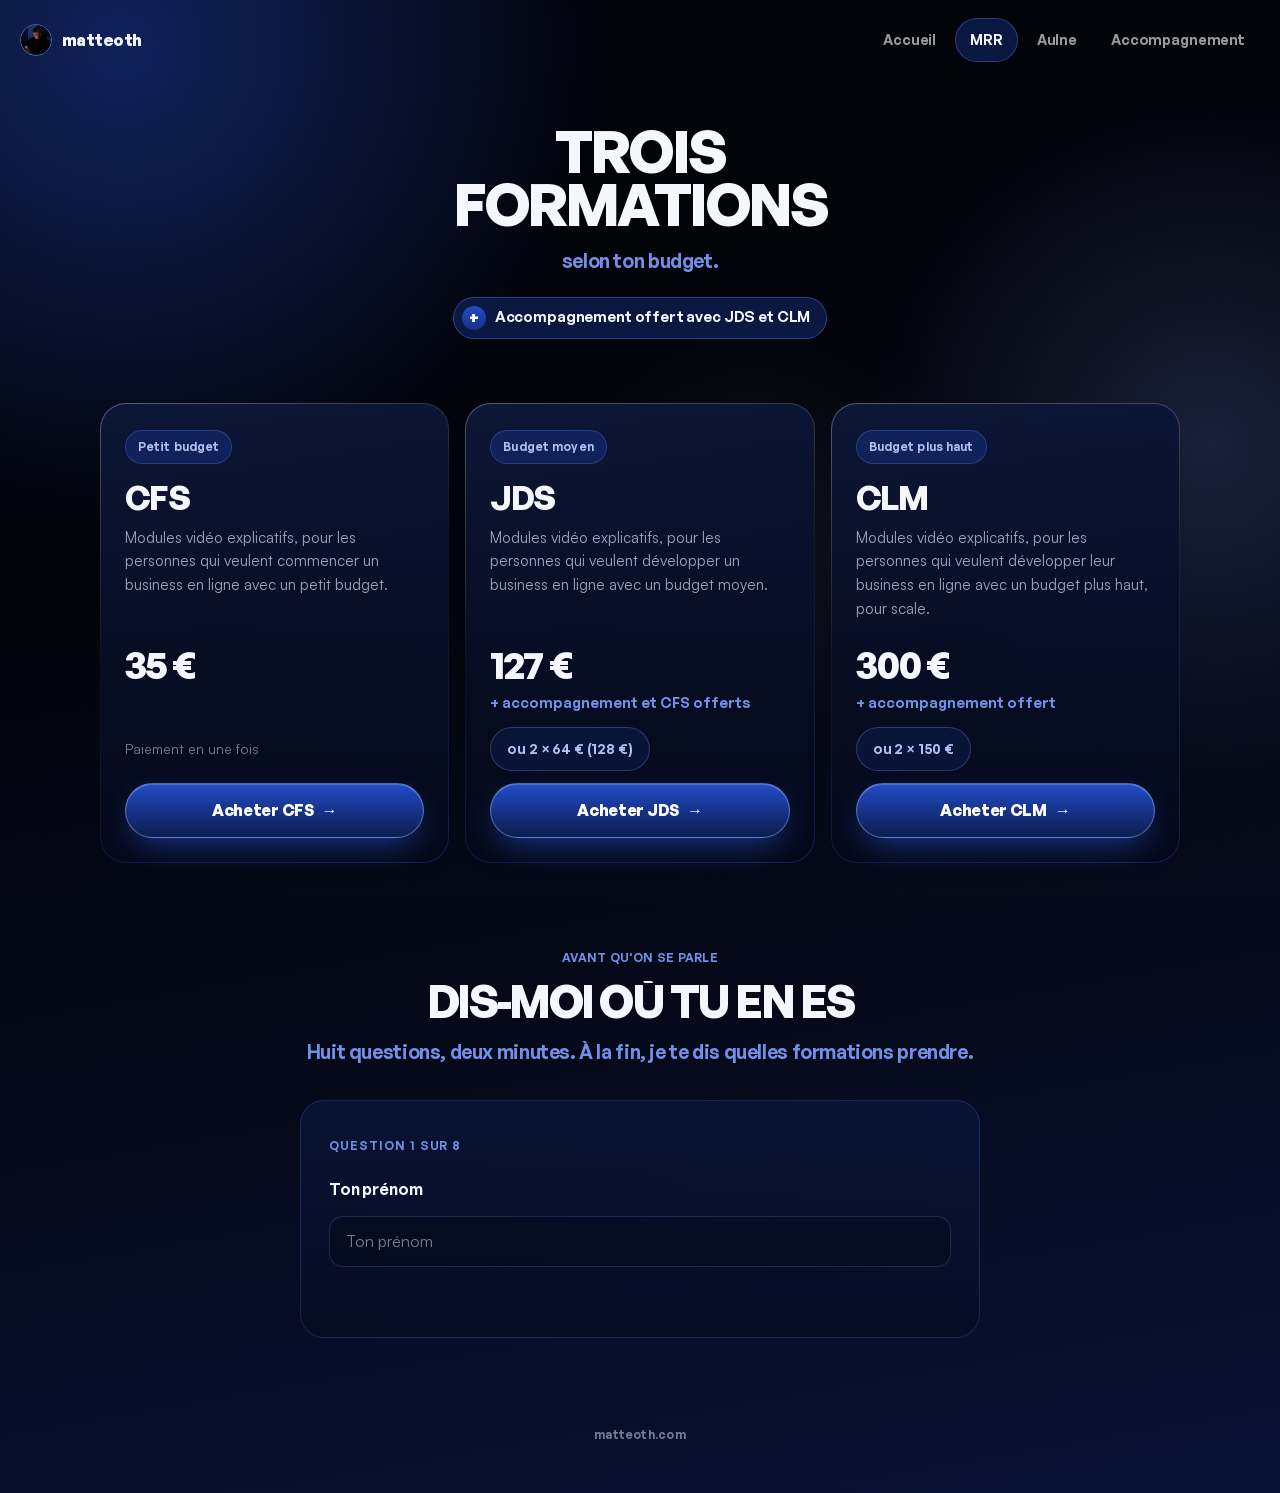
<file: mrr/index.html>
<!DOCTYPE html>
<html lang="fr">
<head>
  <meta charset="UTF-8" />
  <!-- Le zoom reste AUTORISÉ : couper le pincement prive de la page ceux
       qui en ont besoin pour la lire. -->
  <meta name="viewport" content="width=device-width, initial-scale=1, viewport-fit=cover" />

  <title>MRR — Matteo</title>
  <meta name="description" content="Trois formations en modules vidéo pour lancer ou développer un business en ligne : CFS, JDS et CLM." />
  <link rel="canonical" href="https://matteoth.com/mrr" />
  <meta property="og:type" content="website" />
  <meta property="og:url" content="https://matteoth.com/mrr" />
  <meta property="og:title" content="MRR — Matteo" />
  <meta property="og:description" content="Trois formations en modules vidéo pour lancer ou développer un business en ligne : CFS, JDS et CLM." />
  <meta property="og:locale" content="fr_FR" />

  <!-- Tous dérivés d'une seule photo par scripts/marque.py. -->
  <link rel="icon" type="image/png" sizes="32x32" href="/assets/favicon-32.png?v=3" />
  <link rel="icon" type="image/png" sizes="192x192" href="/assets/favicon-192.png?v=3" />
  <!-- Safari demande /apple-touch-icon.png à la racine sans lire ce HTML :
       le fichier ne peut pas déménager. -->
  <link rel="apple-touch-icon" sizes="180x180" href="/apple-touch-icon.png?v=3" />
  <meta name="theme-color" content="#040817" />

  <!-- Polices servies par le site (voir assets/fonts.css). Le crossorigin
       n'est pas décoratif : sans lui le préchargement est refait. -->
  <link rel="preload" href="/assets/fonts/general-sans-700.woff2" as="font" type="font/woff2" crossorigin />
  <link rel="preload" href="/assets/fonts/satoshi-400.woff2" as="font" type="font/woff2" crossorigin />
  <link rel="stylesheet" href="/assets/fonts.css" />
  <link rel="stylesheet" href="/assets/site.css?v=26" />
  <script>document.documentElement.classList.add("js");</script>
</head>

<body>
  <div class="halo vif" aria-hidden="true"></div>
  <div class="halo clair" aria-hidden="true"></div>
  <div class="halo blanc" aria-hidden="true"></div>
  <div class="grain" aria-hidden="true"></div>

  <!-- La marque à gauche, la barre à droite : la même disposition que la
       page Aulne, dans les couleurs du site. -->
  <header class="entete">
    <a class="marque" href="/"><img src="/assets/profil.jpg?v=3" alt="" width="32" height="32" />matteoth</a>
    <nav class="barre" aria-label="Navigation">
      <a href="/">Accueil</a>
      <a href="/mrr" aria-current="page">MRR</a>
      <a href="/aulne">Aulne</a>
      <a href="/accompagnement">Accompagnement</a>
    </nav>
  </header>

  <main class="contenu">
    <header class="ouverture">
      <h1 class="titre">Trois<br />formations</h1>
      <p class="accroche">selon ton budget.</p>
      <!-- Consigne de Matteo : JDS et CLM sont livrées avec un
           accompagnement offert, pas CFS. Dit une fois ici, et rappelé sur
           les deux cartes concernées, sous le prix, là où l'on décide. -->
      <p class="cadeau"><span class="cadeau-ico" aria-hidden="true">+</span>Accompagnement offert avec JDS et CLM</p>
    </header>

    <!-- LES TROIS FORMATIONS, TELLES QUE MATTEO LES A DONNÉES : nom, ce
         qu'elle contient et pour qui, prix, lien d'achat. Rien d'autre n'est
         écrit — pas de résultat promis, pas de « la plus choisie ».

         Les liens sont COUPÉS à l'adresse du produit : copiés depuis la bio
         Instagram, ils traînaient fbclid, utm_ et referrer, et chaque vente
         venue du site aurait été comptée comme venue d'Instagram.

         « x2 » n'est pas un second produit mais le paiement en deux fois du
         même : il vit sur la carte de sa formation, pas dans une carte à
         part — deux cartes au même nom à deux prix se lisent comme deux
         offres. 2 × 64 € fait 128 €, un euro de plus que JDS en une fois :
         confirmé par Matteo, et écrit en clair sur le lien. -->
    <section class="formations" aria-label="Les formations">
      <article class="formation" id="cfs"><div class="formation-corps">
        <span class="budget">Petit budget</span>
        <h2>CFS</h2>
        <p class="quoi">Modules vidéo explicatifs, pour les personnes qui veulent commencer un business en ligne avec un petit budget.</p>
        <p class="prix">35&nbsp;€</p>
        <!-- CFS n'a PAS d'accompagnement (consigne de Matteo). La ligne reste,
             vide et masquée : sans elle, le prix de CFS descendrait d'un cran
             par rapport à ceux de JDS et CLM. -->
        <p class="offert vide" aria-hidden="true">&nbsp;</p>
        <div class="deux-fois"><span>Paiement en une fois</span></div>
        <a class="acheter" href="https://mtodigit.store/shop/3e719a63-a5ea-4c37-821d-4d779d9768d3" target="_blank" rel="noopener">Acheter CFS <span aria-hidden="true">&rarr;</span></a>
      </div></article>
      <article class="formation" id="jds"><div class="formation-corps">
        <span class="budget">Budget moyen</span>
        <h2>JDS</h2>
        <p class="quoi">Modules vidéo explicatifs, pour les personnes qui veulent développer un business en ligne avec un budget moyen.</p>
        <p class="prix">127&nbsp;€</p>
        <!-- La CFS offerte avec la JDS (consigne de Matteo) tient sur la MÊME
             ligne que l'accompagnement : une ligne de plus décalerait les
             boutons de JDS par rapport à ceux de CFS et CLM. -->
        <p class="offert">+ accompagnement et CFS offerts</p>
        <div class="deux-fois"><a aria-label="Payer JDS en deux fois : 2 × 64 €, 128 € au total" href="https://mtodigit.store/shop/8eb7f9db-8e79-43b5-b6c3-3114b1f535b3" target="_blank" rel="noopener">ou 2&nbsp;×&nbsp;64&nbsp;€ (128&nbsp;€)</a></div>
        <a class="acheter" href="https://mtodigit.store/shop/c63ba0fb-502d-476b-ab03-996b086ca634" target="_blank" rel="noopener">Acheter JDS <span aria-hidden="true">&rarr;</span></a>
      </div></article>
      <article class="formation" id="clm"><div class="formation-corps">
        <span class="budget">Budget plus haut</span>
        <h2>CLM</h2>
        <p class="quoi">Modules vidéo explicatifs, pour les personnes qui veulent développer leur business en ligne avec un budget plus haut, pour scale.</p>
        <p class="prix">300&nbsp;€</p>
        <p class="offert">+ accompagnement offert</p>
        <div class="deux-fois"><a aria-label="Payer CLM en deux fois : 2 × 150 €" href="https://mtodigit.store/shop/93f2d0aa-79a2-4eda-8ba8-99dbb790da8d" target="_blank" rel="noopener">ou 2&nbsp;×&nbsp;150&nbsp;€</a></div>
        <a class="acheter" href="https://mtodigit.store/shop/95ce8405-564e-4250-8bbf-a395b533d876" target="_blank" rel="noopener">Acheter CLM <span aria-hidden="true">&rarr;</span></a>
      </div></article>
    </section>
  </main>

  <!-- QUESTIONNAIRE — repris de simonbsns.com, à la demande de Matteo.
       Le MÊME bloc vit sur l'accueil et sur /mrr : le site n'a pas de
       build, donc le recopier est le prix de l'avoir aux deux endroits. Le
       script, lui, est commun (assets/questionnaire.js) : la règle de
       conseil n'existe qu'une fois.

       UN SEUL ÉCRAN, ET PAS D'ÉTAPES À CLIQUER. Sans script, il reste un
       formulaire entier : toutes les questions sont visibles et le repli
       sous le bouton dit où envoyer les réponses. -->
  <section class="formulaire" id="questionnaire" aria-labelledby="titre-questionnaire">
    <span class="surtitre">Avant qu'on se parle</span>
    <h2 class="titre" id="titre-questionnaire">Dis-moi où tu en es</h2>
    <p class="accroche">Huit questions, deux minutes. À la fin, je te dis quelles formations prendre.</p>

    <form class="questionnaire" id="qualif" novalidate>
      <!-- Un formulaire qui se dévoile n'annonce plus sa longueur : le
           compteur rend ce que le dévoilement enlève. -->
      <p class="progres avec-js-bloc" id="progres" aria-live="polite">Question 1 sur 8</p>
      <div class="champ ouverte" data-etape="1">
        <label class="intitule" for="q-prenom">Ton prénom</label>
        <input class="saisie" type="text" id="q-prenom" name="prenom" autocomplete="given-name" placeholder="Ton prénom" />
      </div>

      <!-- LES TRANCHES SONT LA RÈGLE, donnée par Matteo : chacune dit sur
           elle-même les formations qu'elle conseille, dans l'ordre où on les
           montre (data-offre). Pour changer la règle, on change ces
           attributs ; le script ne décide rien. Les bornes sont les PRIX
           ENTIERS (35, 127, 300 €) : 64 € et 150 € ne sont que des
           mensualités, rappelées en petit sur la pastille. -->
      <fieldset class="champ" data-etape="2">
        <legend>
          Ce que tu peux investir pour démarrer
          <span class="aide">Je ne te conseillerai rien au-dessus.</span>
        </legend>
        <div class="pastilles">
          <input type="radio" name="budget" id="b0" data-offre="jds cfs" value="35 à 127 €" /><label for="b0">35 – 127 €</label>
          <input type="radio" name="budget" id="b1" data-offre="jds clm" value="127 à 300 €" /><label for="b1">127 – 300 €<span class="x2">(ou en 2 fois)</span></label>
          <input type="radio" name="budget" id="b2" data-offre="clm jds" value="300 € et plus" /><label for="b2">300 € et plus<span class="x2">(ou en 2 fois)</span></label>
        </div>
      </fieldset>

      <fieldset class="champ" data-etape="3">
        <legend>Ta situation aujourd'hui</legend>
        <div class="pastilles">
          <input type="radio" name="situation" id="s1" value="Étudiant" /><label for="s1">Étudiant</label>
          <input type="radio" name="situation" id="s2" value="Salarié" /><label for="s2">Salarié</label>
          <input type="radio" name="situation" id="s3" value="Entrepreneur" /><label for="s3">Entrepreneur / indépendant</label>
          <input type="radio" name="situation" id="s4" value="Sans emploi" /><label for="s4">Sans emploi</label>
          <input type="radio" name="situation" id="s5" value="Autre" /><label for="s5">Autre</label>
        </div>
      </fieldset>

      <fieldset class="champ" data-etape="4">
        <legend>Ce dont tu as le plus besoin</legend>
        <div class="pastilles">
          <input type="radio" name="besoin" id="n1" value="Apprendre les bases" /><label for="n1">Apprendre les bases</label>
          <input type="radio" name="besoin" id="n2" value="Être accompagné" /><label for="n2">Être accompagné</label>
          <input type="radio" name="besoin" id="n3" value="Optimiser ce que je fais déjà" /><label for="n3">Optimiser ce que je fais déjà</label>
        </div>
      </fieldset>

      <div class="champ" data-etape="5">
        <label class="intitule" for="q-age">Ton âge</label>
        <!-- inputmode numeric fait monter le pavé numérique au téléphone. -->
        <input class="saisie" type="number" inputmode="numeric" min="13" max="99" id="q-age" name="age" placeholder="Ton âge" />
      </div>

      <fieldset class="champ" data-etape="6">
        <legend>Tes revenus actuels <span class="aide">Facultatif</span></legend>
        <div class="pastilles">
          <input type="radio" name="revenus" id="r1" value="Aucun" /><label for="r1">Aucun</label>
          <input type="radio" name="revenus" id="r2" value="Moins de 500 €/mois" /><label for="r2">&lt; 500 €</label>
          <input type="radio" name="revenus" id="r3" value="500 à 1 500 €/mois" /><label for="r3">500 – 1 500 €</label>
          <input type="radio" name="revenus" id="r4" value="1 500 à 3 000 €/mois" /><label for="r4">1 500 – 3 000 €</label>
          <input type="radio" name="revenus" id="r5" value="Plus de 3 000 €/mois" /><label for="r5">&gt; 3 000 €</label>
          <input type="radio" name="revenus" id="r6" value="Préfère ne pas dire" /><label for="r6">Je préfère ne pas dire</label>
        </div>
      </fieldset>

      <fieldset class="champ" data-etape="7">
        <legend>Tu as déjà essayé quelque chose&nbsp;?</legend>
        <div class="pastilles">
          <input type="radio" name="deja" id="d1" value="Jamais rien essayé" /><label for="d1">Jamais</label>
          <input type="radio" name="deja" id="d2" value="Essayé, sans résultat" /><label for="d2">Oui, sans résultat</label>
          <input type="radio" name="deja" id="d3" value="Déjà des résultats" /><label for="d3">Oui, j'ai déjà des résultats</label>
        </div>
      </fieldset>

      <div class="champ" data-etape="8">
        <label class="intitule" for="q-objectif">
          Ton objectif, et pourquoi maintenant
          <span class="aide">Trois lignes suffisent.</span>
        </label>
        <textarea class="saisie" id="q-objectif" name="objectif" rows="4"
          placeholder="Ce que tu veux atteindre, et ce qui fait que tu t'y mets maintenant."></textarea>
      </div>

      <!-- LA RÉPONSE, affichée avec la dernière question sans attendre
           l'envoi : la personne vient de dire ce qu'elle cherche, elle mérite
           une réponse tout de suite. Sans script, elle n'existe pas. -->
      <div class="orientation" id="orientation" aria-live="polite" hidden>
        <span class="orientation-sur">Ce que je te conseille</span>
        <div class="orientation-offres" id="o-offres"></div>
        <p class="orientation-ensuite">Et envoie-moi tes réponses, qu'on en parle.</p>
      </div>

      <div class="envoi" data-etape="9">
        <button type="submit" class="acheter avec-js">Envoyer sur Instagram <span aria-hidden="true">&rarr;</span></button>
        <button type="button" class="cta-sobre avec-js" id="copier">Copier seulement</button>
        <p class="sans-js">
          Réponds aux questions ci-dessus, puis envoie-les-moi en message sur
          <a href="https://www.instagram.com/oth.matteo_/" target="_blank" rel="noopener">Instagram, @oth.matteo_</a>.
        </p>
      </div>
      <p class="etat" id="etat" role="status" aria-live="polite"></p>
      <!-- Instagram s'ouvre par une VRAIE ancre cliquée pendant le geste :
           window.location part dans le vide dans les navigateurs des
           applications sociales, d'où arrivent ces visiteurs, et Safari
           bloque un window.open lancé après une promesse. Instagram
           n'accepte pas de message pré-rempli : les réponses passent par le
           presse-papier. -->
      <a id="envoi-insta" href="https://www.instagram.com/oth.matteo_/" target="_blank" rel="noopener" hidden aria-hidden="true" tabindex="-1">Ouvrir Instagram</a>
    </form>
  </section>

  <main class="contenu">
    <p class="fin">matteoth.com</p>
  </main>
  <script src="/assets/questionnaire.js?v=3" defer></script>
</body>
</html>
</file>
<file: assets/fonts.css>
/* Polices servies par le site lui-même, et non par le CDN de l'éditeur.
   Deux raisons, dans cet ordre. La page annonce dans ses mentions qu'elle ne
   dépose rien et n'appelle personne : un appel à un CDN de polices transmet
   malgré tout l'adresse IP du visiteur à un tiers, et contredit la phrase.
   Et une page de vente qui attend un tiers pour afficher son titre perd son
   titre exactement quand le tiers est lent.

   Refaire ce fichier après un changement de graisse :
   voir le README, section « Les polices ».
   Fontshare (Indian Type Foundry) — licence libre d'usage commercial,
   hébergement par ses propres moyens autorisé. */

@font-face {
  font-family: "General Sans";
  src: url("/assets/fonts/general-sans-600.woff2") format("woff2");
  font-weight: 600;
  font-style: normal;
  font-display: swap;
}

@font-face {
  font-family: "General Sans";
  src: url("/assets/fonts/general-sans-700.woff2") format("woff2");
  font-weight: 700;
  font-style: normal;
  font-display: swap;
}

@font-face {
  font-family: "Satoshi";
  src: url("/assets/fonts/satoshi-400.woff2") format("woff2");
  font-weight: 400;
  font-style: normal;
  font-display: swap;
}

@font-face {
  font-family: "Satoshi";
  src: url("/assets/fonts/satoshi-500.woff2") format("woff2");
  font-weight: 500;
  font-style: normal;
  font-display: swap;
}
</file>
<file: assets/site.css>
/* Feuille de style de matteoth.com, COMMUNE à l'accueil et à /mrr.
 *
 * Même exigence que la page Aulne — fond qui vit, titres gras et serrés,
 * très peu de texte — mais dans la DA du site : noir et bleu, General Sans
 * pour les titres, Satoshi pour le texte. La page Aulne porte sa propre
 * charte, dans aulne/aulne.css, et n'utilise pas ce fichier.
 */

*, *::before, *::after { margin: 0; padding: 0; box-sizing: border-box; }

:root {
  --bg: #02030a;          /* noir à peine bleuté, contre le banding */
  --nuit: #050a1c;        /* le bas du dégradé, avant le bleu */
  --ink: #f5f7ff;         /* 19,9:1 */
  --ink-soft: #9aa3bd;    /*  8,2:1 */
  --ink-faint: #757d95;   /*  5,0:1 — le plancher de la page */
  --bleu-nuit: #0d1e4d;   /* le bleu de la marque : aplats seulement,
                             il pèse 1,28:1 sur le fond */
  --bleu: #163183;
  --bleu-vif: #224cc9;    /* la lumière */
  --bleu-clair: #7390e7;  /*  6,7:1 */
  --bleu-pale: #b0c1f2;   /* 11,5:1 */
  --ease: cubic-bezier(0.2, 0.7, 0.1, 1);
}

/* LE DÉBORD DE PAGE — ce que Safari montre quand on tire la page au-delà
   de son bord (geste « actualiser » en haut, rebond en bas). Il doit
   prolonger le bord qu'on tire : la couleur du haut au-dessus, celle du bas
   en dessous, sans démarcation (signalé par Matteo, capture à l'appui).
   Une seule couleur de fond de document ne peut pas faire les deux : une
   couche FIXE derrière la page porte donc les deux moitiés. Pendant le
   rebond, la page glisse et la couche reste : le haut de l'écran découvre
   sa moitié haute, le bas sa moitié basse. Elle est sous le fond du body,
   donc invisible le reste du temps. Les couleurs sont MESURÉES sur le rendu
   de chaque page (bord haut, bord bas), pas devinées. */
:root { --bord-haut: #060b20; --bord-bas: #08102f; }
html { -webkit-text-size-adjust: 100%; background-color: var(--bord-haut); }
body::before {
  content: ""; position: fixed; inset: -50vh 0; z-index: -1; pointer-events: none;
  background: linear-gradient(to bottom, var(--bord-haut) 50%, var(--bord-bas) 50%);
}
/* Jamais de fond uni : le noir descend vers le bleu nuit. */
body {
  min-height: 100svh;
  background: linear-gradient(170deg, var(--bg) 0%, var(--bg) 35%, var(--nuit) 70%, #081236 100%);
  color: var(--ink);
  font-family: "Satoshi", system-ui, -apple-system, sans-serif;
  line-height: 1.55;
  -webkit-font-smoothing: antialiased;
  position: relative;
  overflow-x: hidden;
}

/* ============================================================
   FONDS — halos qui dérivent, grain
   ============================================================ */

/* Halos flous qui bougent lentement, comme sur Aulne, en bleus seulement.
   Le flou est dans le dégradé lui-même et non dans un filter : sur une
   grande surface, le téléphone découpe un filter en tuiles et laisse une
   arête droite à l'écran. */
.halo { position: fixed; border-radius: 50%; pointer-events: none; }
.halo.vif   { width: 75vmax; height: 75vmax; left: -28vmax; top: -34vmax;
  background: radial-gradient(closest-side, rgba(34, 76, 201, 0.42), transparent); animation: derive 24s ease-in-out infinite alternate; }
.halo.clair { width: 55vmax; height: 55vmax; right: -22vmax; top: 10vh;
  background: radial-gradient(closest-side, rgba(115, 144, 231, 0.20), transparent); animation: derive 28s ease-in-out infinite alternate-reverse; }
.halo.blanc { width: 38vmax; height: 38vmax; left: 40%; top: 32%;
  background: radial-gradient(closest-side, rgba(245, 247, 255, 0.05), transparent); animation: derive 32s ease-in-out infinite alternate; }
@keyframes derive { to { transform: translate(6vmax, 4vmax) scale(1.08); } }

/* Grain : sans lui, les dégradés se découpent en paliers. */
.grain {
  position: fixed; inset: 0; pointer-events: none;
  opacity: 0.08; mix-blend-mode: overlay;
  background-image: url("data:image/svg+xml,%3Csvg xmlns='http://www.w3.org/2000/svg' width='160' height='160'%3E%3Cfilter id='n'%3E%3CfeTurbulence type='fractalNoise' baseFrequency='0.85' numOctaves='4' stitchTiles='stitch'/%3E%3C/filter%3E%3Crect width='100%25' height='100%25' filter='url(%23n)'/%3E%3C/svg%3E");
}

/* ============================================================
   EN-TÊTE — la marque à gauche, la barre à droite (comme sur Aulne)
   ============================================================ */
.entete {
  position: relative; z-index: 2;
  display: flex; align-items: center; justify-content: space-between; gap: 12px; flex-wrap: wrap;
  padding: max(18px, env(safe-area-inset-top)) max(20px, env(safe-area-inset-right)) 0 max(20px, env(safe-area-inset-left));
}
.marque {
  display: inline-flex; align-items: center; gap: 10px; min-height: 44px;
  font-family: "General Sans", sans-serif; font-weight: 700; font-size: 1.05rem; letter-spacing: -0.03em;
  color: var(--ink); text-decoration: none;
}
.marque img {
  width: 32px; height: 32px; border-radius: 50%; object-fit: cover;
  border: 1px solid rgba(176, 193, 242, 0.45);
}

.barre { display: flex; gap: 4px; flex-wrap: wrap; }
/* 44 px de haut : un onglet se rate au pouce comme un bouton. */
.barre a {
  display: inline-flex; align-items: center; min-height: 44px;
  padding: 10px 14px; border-radius: 999px;
  font-family: "General Sans", sans-serif; font-weight: 600; font-size: 0.88rem; letter-spacing: -0.01em;
  color: rgba(245, 247, 255, 0.62); text-decoration: none;
  border: 1px solid transparent;
  transition: color 0.2s var(--ease), background 0.2s var(--ease);
}
.barre a:hover { color: var(--ink); }
/* aria-current : la page ouverte ne se signale pas qu'en couleur. */
.barre a[aria-current="page"] {
  color: var(--ink); background: rgba(22, 49, 131, 0.45);
  border-color: rgba(115, 144, 231, 0.32);
}

/* ============================================================
   TITRES — General Sans en capitales, très gras, serré
   ============================================================ */
/* Le reflet reste dans les blancs et les bleus clairs : le titre ne passe
   jamais par une teinte illisible sur le noir. */
.titre {
  font-family: "General Sans", system-ui, sans-serif; font-weight: 700;
  text-transform: uppercase; letter-spacing: -0.055em; line-height: 0.92;
  text-wrap: balance;
  background: linear-gradient(100deg, var(--ink) 0%, var(--ink) 36%, var(--bleu-pale) 50%, var(--ink) 64%, var(--ink) 100%);
  background-size: 250% auto;
  -webkit-background-clip: text; background-clip: text; color: transparent; -webkit-text-fill-color: transparent;
  animation: reflet 7s linear infinite, monte 1.1s var(--ease) both;
}
.accroche {
  margin-top: 16px;
  font-family: "General Sans", sans-serif; font-weight: 600;
  font-size: clamp(1rem, 1.8vw, 1.2rem); letter-spacing: -0.02em;
  color: var(--bleu-clair);
  animation: monte 1.1s var(--ease) 0.12s both;
}

/* ============================================================
   ACCUEIL — un écran
   ============================================================ */
/* L'en-tête de l'accueil : la barre, puis la photo et le titre. Il ne prend
   plus tout l'écran — les deux business suivent directement dessous. */
.premier-ecran { position: relative; }
.premier-ecran main {
  position: relative; z-index: 1;
  display: flex; flex-direction: column; align-items: center; text-align: center;
  padding: clamp(40px, 8vh, 80px) 20px 0;
}
.profil {
  width: clamp(76px, 18vw, 104px); height: auto; aspect-ratio: 1;
  border-radius: 50%; object-fit: cover;
  /* Liseré et lueur bleus : la photo est dans la même lumière que les halos. */
  border: 1px solid rgba(176, 193, 242, 0.5);
  box-shadow: 0 0 0 6px rgba(13, 30, 77, 0.6), 0 14px 50px rgba(34, 76, 201, 0.55);
  animation: monte 1.1s var(--ease) both;
}
/* Tailles ramenées de moitié à la demande de Thomas : à 8,5 rem, le titre
   écrasait la page au lieu de la tenir. */
.premier-ecran .titre { margin-top: 24px; font-size: clamp(2rem, 6vw, 4.25rem); }
/* Le point bat doucement : seul signe que la page est « en cours ». Hors du
   reflet, en bleu clair plein. */
.titre .point { color: var(--bleu-clair); -webkit-text-fill-color: var(--bleu-clair); animation: bat 2.4s ease-in-out infinite; }

/* ============================================================
   MRR — l'ouverture, puis les trois formations
   ============================================================ */
.contenu { position: relative; z-index: 1; max-width: 1120px; margin: 0 auto; padding: 0 20px; }
.ouverture { padding: clamp(40px, 7vh, 72px) 0 0; text-align: center; }
.ouverture .titre { font-size: clamp(1.9rem, 5vw, 3.6rem); }

/* Trois formations côte à côte, l'une sous l'autre au téléphone — jamais
   trois colonnes écrasées. */
.formations {
  display: grid; grid-template-columns: repeat(3, minmax(0, 1fr)); gap: 16px;
  margin-top: clamp(40px, 6vw, 64px);
  animation: monte 1.1s var(--ease) 0.24s both;
}
/* La carte N'EST PAS un lien : JDS et CLM ont deux destinations (une fois,
   deux fois), et deux destinations ne tiennent pas dans un lien. Le bouton
   principal prend toute la largeur : la cible reste large au pouce.
   Le liseré est un dégradé (padding + fond), pas une ombre : plus lumineux
   en haut, comme si la lumière venait des halos. */
.formation {
  position: relative; border-radius: 26px; padding: 1px;
  background: linear-gradient(160deg, rgba(176, 193, 242, 0.45), rgba(115, 144, 231, 0.08) 45%, rgba(34, 76, 201, 0.35));
}
.formation-corps {
  height: 100%; display: flex; flex-direction: column;
  padding: 26px 24px 24px; border-radius: 25px;
  background: linear-gradient(180deg, rgba(10, 20, 52, 0.96), rgba(4, 8, 22, 0.96));
}
.formation .budget {
  align-self: flex-start;
  padding: 7px 12px; border-radius: 999px;
  font-family: "General Sans", sans-serif; font-weight: 600; font-size: 12px; letter-spacing: 0.01em;
  color: var(--bleu-pale); background: rgba(22, 49, 131, 0.5);
  border: 1px solid rgba(115, 144, 231, 0.25);
}
.formation h2 {
  margin-top: 18px;
  font-family: "General Sans", sans-serif; font-weight: 700;
  font-size: clamp(1.8rem, 2.6vw, 2.2rem); letter-spacing: -0.05em; line-height: 0.95;
}
/* flex: 1 pousse le prix et les boutons en bas : une description d'une
   ligne de plus ne décale pas le prix d'une carte par rapport aux autres. */
.formation .quoi { flex: 1; margin-top: 12px; font-size: 0.95rem; color: var(--ink-soft); }
.formation .prix {
  margin-top: 26px;
  font-family: "General Sans", sans-serif; font-weight: 700;
  font-size: clamp(2rem, 3vw, 2.5rem); letter-spacing: -0.05em; line-height: 0.95;
}

/* La rangée du paiement en deux fois existe sur TOUTES les cartes, même
   celle qui n'en a pas : sans elle, le bouton de CFS remonterait de 44 px
   par rapport aux deux autres. */
.deux-fois { min-height: 44px; margin-top: 14px; display: flex; align-items: center; }
.deux-fois a {
  display: inline-flex; align-items: center; min-height: 44px; padding: 0 16px;
  border-radius: 999px; text-decoration: none;
  font-family: "General Sans", sans-serif; font-weight: 600; font-size: 0.88rem; letter-spacing: -0.01em;
  color: var(--bleu-pale);
  border: 1px solid rgba(115, 144, 231, 0.32);
  background: rgba(22, 49, 131, 0.25);
}
.deux-fois a:hover { color: var(--ink); background: rgba(22, 49, 131, 0.5); }
.deux-fois span { font-size: 0.88rem; color: var(--ink-faint); }

.acheter {
  display: flex; align-items: center; justify-content: center; gap: 8px;
  min-height: 54px; margin-top: 12px; padding: 14px 20px; border-radius: 999px;
  font-family: "General Sans", sans-serif; font-weight: 700; font-size: 1rem; letter-spacing: -0.02em;
  color: #fff; text-decoration: none;
  background: linear-gradient(180deg, var(--bleu-vif), var(--bleu) 55%, var(--bleu-nuit));
  border: 1px solid rgba(176, 193, 242, 0.45);
  box-shadow: 0 12px 34px -10px rgba(34, 76, 201, 0.8), inset 0 1px 0 rgba(255, 255, 255, 0.18);
  transition: transform 0.25s var(--ease), box-shadow 0.25s var(--ease);
}
.acheter:hover { transform: translateY(-1px); box-shadow: 0 16px 40px -10px rgba(34, 76, 201, 0.95), inset 0 1px 0 rgba(255, 255, 255, 0.18); }

.fin { padding: 88px 0 48px; text-align: center; font-family: "General Sans", sans-serif; font-weight: 600; font-size: 12px; letter-spacing: 0.02em; color: var(--ink-faint); }

/* ============================================================
   ACCUEIL — LE BUSINESS : le MRR, en trois étapes
   ============================================================
   SIMPLE, À DESSEIN. Deux versions illustrées — au trait, puis une scène
   en relief avec parallaxe — ont été jugées chargées. Il reste le titre,
   trois étapes numérotées, une ligne de faits et un bouton. */
.business { position: relative; z-index: 1; max-width: 1000px; margin: 0 auto; padding: clamp(56px, 8vh, 88px) 20px 0; text-align: center; }
.surtitre {
  font-family: "General Sans", sans-serif; font-weight: 600; font-size: 12px; letter-spacing: 0.02em;
  text-transform: uppercase; color: var(--bleu-clair);
}
.business .titre { margin-top: 12px; font-size: clamp(1.9rem, 5vw, 3.4rem); }
.business .accroche { max-width: 34ch; margin-left: auto; margin-right: auto; }

.etapes { display: grid; grid-template-columns: repeat(3, minmax(0, 1fr)); gap: 16px; margin-top: 44px; list-style: none; text-align: left; }
.etape {
  padding: 24px 22px 26px; border-radius: 22px;
  background: linear-gradient(180deg, rgba(13, 30, 77, 0.55), rgba(5, 10, 28, 0.55));
  border: 1px solid rgba(115, 144, 231, 0.18);
}
.etape .num {
  display: block;
  font-family: "General Sans", sans-serif; font-weight: 700; font-size: 2.6rem; line-height: 1; letter-spacing: -0.05em;
  color: var(--bleu-clair);
}
.etape h3 { margin-top: 14px; font-family: "General Sans", sans-serif; font-weight: 700; font-size: 1.15rem; letter-spacing: -0.03em; line-height: 1.2; }
.etape p { margin-top: 6px; font-size: 0.95rem; color: var(--ink-soft); }

.en-ligne { margin: 28px auto 0; max-width: 62ch; font-size: 0.95rem; color: var(--ink-soft); }

.business .suite { margin-top: 32px; }
.business .suite .acheter { display: inline-flex; padding: 14px 26px; }

@media (max-width: 860px) {
  .etapes { grid-template-columns: minmax(0, 1fr); max-width: 460px; margin-left: auto; margin-right: auto; }
}

/* ============================================================
   ACCUEIL — AULNE, business 02, DANS LA DA D'AULNE
   ============================================================
   Une marque à part entière avec sa charte : sa section le montre. Fond
   nuit → marine → indigo, halos sable et bleu, Unbounded très gras et
   serré, Figtree, texte crème, accroche sable — les règles validées de
   la page /aulne. Les polices sont celles qu'elle sert déjà. */
@font-face {
  font-family: "Unbounded";
  src: url("/aulne/fonts/unbounded-latin-wght-normal.woff2") format("woff2");
  font-weight: 200 900; font-style: normal; font-display: swap;
}
@font-face {
  font-family: "Figtree";
  src: url("/aulne/fonts/figtree-latin-wght-normal.woff2") format("woff2");
  font-weight: 300 900; font-style: normal; font-display: swap;
}
.aulne-section {
  position: relative; z-index: 1; overflow: hidden; margin-top: clamp(72px, 10vh, 112px);
  padding: clamp(64px, 10vh, 104px) 20px clamp(32px, 5vh, 48px);
  color: #f4eee3; font-family: "Figtree", "Helvetica Neue", Arial, sans-serif; font-weight: 700;
  /* Le fond n'est jamais uni ; les deux halos sont dans le même dégradé. */
  background:
    radial-gradient(50% 60% at 12% 10%, rgba(62, 92, 138, 0.55), transparent 70%),
    radial-gradient(45% 55% at 90% 95%, rgba(201, 182, 148, 0.22), transparent 70%),
    linear-gradient(160deg, #111c30 0%, #1c2d4a 55%, #2c4468 100%);
}
.aulne-pied { margin-top: clamp(64px, 10vh, 96px); text-align: center; font-size: 12px; letter-spacing: 0.02em; color: rgba(244, 238, 227, 0.5); }
.aulne-int { max-width: 860px; margin: 0 auto; text-align: center; }
.aulne-surtitre { display: block; font-size: 12px; letter-spacing: 0.02em; text-transform: uppercase; color: #c9b694; }
/* Le logo de la charte, jamais recomposé : seulement coloré en crème. */
.aulne-logo { display: inline-flex; align-items: center; gap: 0.32em; margin-top: 18px; font-size: 34px; line-height: 1; color: #f4eee3; }
.aulne-logo svg { display: block; fill: currentColor; }
.aulne-logo svg.e { height: 1em; width: auto; }
.aulne-logo svg.w { height: 0.58em; width: auto; margin-top: 0.02em; }
.aulne-titre {
  margin-top: 26px;
  font-family: "Unbounded", "Arial Black", sans-serif; font-weight: 900;
  text-transform: uppercase; letter-spacing: -0.06em; line-height: 0.95;
  font-size: clamp(2rem, 6.4vw, 4.4rem);
}
.aulne-accroche { margin-top: 14px; color: #c9b694; font-size: clamp(1.05rem, 2.2vw, 1.4rem); letter-spacing: -0.01em; }
.aulne-texte { max-width: 46ch; margin: 18px auto 0; font-weight: 500; font-size: 1rem; line-height: 1.55; color: rgba(244, 238, 227, 0.75); }
.aulne-pastilles { display: flex; flex-wrap: wrap; justify-content: center; gap: 10px; margin-top: 28px; list-style: none; }
.aulne-pastilles li {
  padding: 10px 18px; border-radius: 999px; font-size: 0.92rem; letter-spacing: 0.02em;
  border: 1px solid rgba(244, 238, 227, 0.22); background: rgba(244, 238, 227, 0.06);
}
.aulne-bouton {
  display: inline-flex; align-items: center; gap: 8px; min-height: 52px; margin-top: 34px; padding: 0 26px;
  border-radius: 999px; text-decoration: none; font-size: 1rem; letter-spacing: 0.01em;
  color: #1c2d4a; background: #c9b694;
  transition: transform 0.25s var(--ease), background 0.25s var(--ease);
}
.aulne-bouton:hover { transform: translateY(-1px); background: #d6c6a8; }
@media (prefers-reduced-motion: reduce) { .aulne-bouton { transition: none; } }

/* « Accompagnement offert » : une pastille sous le titre de /mrr et avant
   le bouton de l'accueil, puis une ligne sur chaque carte. Bleu clair et
   non vert « promo » : c'est une partie de l'offre, pas une réduction. */
.cadeau {
  display: inline-flex; align-items: center; gap: 9px; margin-top: 20px; padding: 8px 16px 8px 8px;
  border-radius: 999px; font-family: "General Sans", sans-serif; font-weight: 600; font-size: 0.92rem; letter-spacing: -0.01em;
  color: var(--ink); background: rgba(22, 49, 131, 0.45); border: 1px solid rgba(115, 144, 231, 0.35);
}
.cadeau-ico {
  width: 24px; height: 24px; border-radius: 50%; display: grid; place-items: center;
  font-weight: 700; font-size: 1rem; line-height: 1; color: #fff;
  background: linear-gradient(180deg, var(--bleu-vif), var(--bleu));
}
.business .cadeau { margin-top: 28px; }
.business .cadeau + .suite { margin-top: 20px; }
.formation .offert.vide { visibility: hidden; }
.formation .offert { margin-top: 8px; font-family: "General Sans", sans-serif; font-weight: 600; font-size: 0.9rem; color: var(--bleu-clair); }

/* ============================================================
   ACCOMPAGNEMENT — les trois accompagnements, contenu à venir
   ============================================================ */
/* align-items: start : une carte qui se déroule ne doit pas étirer ses
   voisines restées fermées. */
.accomps { display: grid; grid-template-columns: repeat(3, minmax(0, 1fr)); align-items: start; gap: 16px; margin-top: clamp(36px, 5vw, 56px); }
.accomp {
  border-radius: 24px; padding: 26px 24px 28px;
  background: linear-gradient(180deg, rgba(13, 30, 77, 0.6), rgba(5, 10, 28, 0.6));
  border: 1px solid rgba(115, 144, 231, 0.22);
}
.accomp-tag { font-family: "General Sans", sans-serif; font-weight: 600; font-size: 12px; text-transform: uppercase; letter-spacing: 0.02em; color: var(--bleu-clair); }
.accomp h2 { margin-top: 10px; font-family: "General Sans", sans-serif; font-weight: 700; font-size: clamp(1.9rem, 3vw, 2.4rem); letter-spacing: -0.05em; line-height: 0.95; }
.accomp-bientot {
  display: inline-block; margin-top: 18px; padding: 7px 13px; border-radius: 999px;
  font-family: "General Sans", sans-serif; font-weight: 600; font-size: 0.85rem; color: var(--bleu-pale);
  background: rgba(22, 49, 131, 0.4); border: 1px solid rgba(115, 144, 231, 0.25);
}
/* Trois fonds différents : MRR garde le bleu nuit du site, 1.1 passe en
   violet profond, Aulne prend le marine de sa charte. */
/* 1.1 en violet profond, choisi par Matteo : le bleu vif d'abord essayé
   jurait avec le reste de la page. Le violet reste dans les tons froids
   du site et ne se confond ni avec MRR ni avec Aulne. */
.accomp.un-un {
  background:
    radial-gradient(70% 80% at 15% 0%, rgba(139, 92, 246, 0.35), transparent 70%),
    linear-gradient(160deg, #2a1a6b 0%, #1b1050 50%, #120a33 100%);
  border-color: rgba(167, 139, 250, 0.4);
}
.accomp.un-un .accomp-tag { color: #c4b5fd; }
.accomp.un-un .accomp-bientot { color: #ede9fe; background: rgba(139, 92, 246, 0.35); border-color: rgba(196, 181, 253, 0.4); }
.accomp-inclus { margin-top: 16px; font-size: 0.98rem; color: var(--ink-soft); }
.accomp-inclus strong { font-family: "General Sans", sans-serif; font-weight: 700; color: var(--ink); }
.accomp-lien {
  display: inline-flex; align-items: center; gap: 8px; min-height: 44px; margin-top: 14px; padding: 0 18px;
  border-radius: 999px; text-decoration: none;
  font-family: "General Sans", sans-serif; font-weight: 600; font-size: 0.9rem; color: #fff;
  background: linear-gradient(180deg, var(--bleu-vif), var(--bleu) 55%, var(--bleu-nuit));
  border: 1px solid rgba(176, 193, 242, 0.4);
}
.accomp-lien:hover { filter: brightness(1.1); }
.accomp-prix {
  margin-top: 16px; font-family: "General Sans", sans-serif; font-weight: 700;
  font-size: clamp(2rem, 3vw, 2.4rem); letter-spacing: -0.05em; line-height: 1;
}
/* La case du prix a la même hauteur sur les trois cartes — celle de deux
   lignes de texte, plus haute qu'un prix en gros. Sans elle, la carte MRR
   (une phrase et non un montant) n'avait pas la taille des deux autres, et
   dès que sa phrase passait sur deux lignes, l'écart changeait de sens. */
.accomp-prix { display: flex; align-items: center; min-height: 2.9rem; }
.accomp-prix.petit { font-size: 1rem; font-weight: 500; letter-spacing: -0.01em; line-height: 1.4; color: var(--ink-soft); }
.accomp-prix.petit strong { font-weight: 700; color: var(--ink); }

/* « Ce qu'il y a dedans » : le résumé est un vrai bouton de 44 px, et son
   chevron tourne quand le menu est ouvert. */
.accomp-plus { margin-top: 18px; }
.accomp-plus summary {
  display: inline-flex; align-items: center; gap: 10px; min-height: 44px; padding: 0 18px;
  border-radius: 999px; cursor: pointer; list-style: none;
  font-family: "General Sans", sans-serif; font-weight: 600; font-size: 0.9rem; color: var(--ink);
  background: rgba(245, 247, 255, 0.08); border: 1px solid rgba(245, 247, 255, 0.22);
}
.accomp-plus summary::-webkit-details-marker { display: none; }
.accomp-plus summary::after {
  content: ""; width: 7px; height: 7px; margin-top: -3px;
  border-right: 2px solid currentColor; border-bottom: 2px solid currentColor; transform: rotate(45deg);
  transition: transform 0.2s var(--ease);
}
.accomp-plus[open] summary::after { transform: rotate(-135deg); margin-top: 3px; }
.accomp-dedans { margin-top: 16px; padding-top: 16px; border-top: 1px solid rgba(245, 247, 255, 0.14); }
.accomp-liste { margin-top: 10px; list-style: none; display: grid; gap: 8px; }
.accomp-liste li { position: relative; padding-left: 18px; font-size: 0.95rem; }
.accomp-liste li::before { content: ""; position: absolute; left: 0; top: 0.6em; width: 7px; height: 7px; border-radius: 50%; background: var(--bleu-clair); }
.accomp-liste li.a-venir { padding-left: 0; color: var(--ink-faint); font-style: italic; }
.accomp-liste li.a-venir::before { display: none; }
.accomp.un-un .accomp-liste li::before { background: #c4b5fd; }
.accomp.aulne .accomp-liste li::before { background: #c9b694; }
.accomp.aulne .accomp-plus summary { color: #f4eee3; border-color: rgba(201, 182, 148, 0.45); background: rgba(201, 182, 148, 0.12); }
.accomp.aulne .accomp-prix { color: #f4eee3; }
.accomp-dedans .accomp-lien { margin-top: 16px; }
.accomp.aulne {
  background:
    radial-gradient(60% 70% at 85% 100%, rgba(201, 182, 148, 0.22), transparent 70%),
    linear-gradient(160deg, #111c30 0%, #1c2d4a 55%, #2c4468 100%);
  border-color: rgba(201, 182, 148, 0.35);
}
.accomp.aulne .accomp-tag { color: #c9b694; }
.accomp.aulne h2 { color: #f4eee3; }
.accomp.aulne .accomp-bientot { color: #1c2d4a; background: #c9b694; border-color: transparent; }
@media (max-width: 860px) {
  .accomps { grid-template-columns: minmax(0, 1fr); max-width: 460px; margin-left: auto; margin-right: auto; }
}

@media (max-width: 860px) {
  .formations { grid-template-columns: minmax(0, 1fr); max-width: 460px; margin-left: auto; margin-right: auto; }
}
@media (max-width: 520px) {
  .marque { font-size: 0.98rem; }
  .barre a { padding: 10px 11px; font-size: 0.84rem; }
}

@keyframes reflet { to { background-position: -250% center; } }
@keyframes monte { from { opacity: 0; transform: translateY(14px); } }
@keyframes bat { 50% { opacity: 0.25; } }

@media (prefers-reduced-motion: reduce) {
  .halo, .titre, .titre .point, .accroche, .profil, .formations { animation: none; }
  .acheter, .barre a { transition: none; }
}

/* ============================================================
   QUESTIONNAIRE — accueil et /mrr, repris de simonbsns.com
   ============================================================ */
.formulaire { position: relative; z-index: 1; max-width: 720px; margin: 0 auto; padding: clamp(64px, 9vh, 96px) 20px 0; text-align: center; scroll-margin-top: 24px; }
.formulaire .titre { margin-top: 12px; font-size: clamp(1.7rem, 4.4vw, 2.8rem); }
.questionnaire {
  margin-top: 32px; text-align: left; display: flex; flex-direction: column; gap: 34px;
  padding: 36px 28px; border-radius: 24px;
  background: linear-gradient(180deg, rgba(13, 30, 77, 0.5), rgba(5, 10, 28, 0.5));
  border: 1px solid rgba(115, 144, 231, 0.18);
}
.champ { display: flex; flex-direction: column; gap: 14px; }
fieldset.champ { border: 0; min-width: 0; }
.champ > legend, .champ > .intitule {
  font-family: "General Sans", sans-serif; font-weight: 600; font-size: 1rem; letter-spacing: -0.01em;
  color: var(--ink); padding: 0;
}
/* Un legend n'est pas un enfant flex : le gap ne s'applique jamais entre
   lui et la première réponse, son écart s'écrit donc à la main. */
.champ > legend { margin-bottom: 14px; }
.champ .aide { display: block; margin-top: 5px; font-family: "Satoshi", sans-serif; font-weight: 400; font-size: 13px; color: var(--ink-faint); }

.saisie {
  width: 100%; min-height: 48px; padding: 12px 16px; border-radius: 14px;
  background: rgba(5, 10, 28, 0.6); border: 1px solid rgba(115, 144, 231, 0.22);
  color: var(--ink); font: inherit; font-size: 1rem;
  transition: border-color 0.2s var(--ease), box-shadow 0.2s var(--ease);
}
.saisie::placeholder { color: var(--ink-faint); }
.saisie:focus { outline: none; border-color: var(--bleu-clair); box-shadow: 0 0 0 3px rgba(34, 76, 201, 0.3); }
textarea.saisie { resize: vertical; min-height: 96px; line-height: 1.55; }

/* Le masquage est conditionné à la classe js, posée par la page : sans
   script, toutes les questions restent visibles et le formulaire marche. */
.js #qualif [data-etape]:not(.ouverte) { display: none; }
#qualif [data-etape].ouverte { animation: monte 0.45s var(--ease) both; }

.progres {
  font-family: "General Sans", sans-serif; font-weight: 600; font-size: 12px; letter-spacing: 0.08em;
  text-transform: uppercase; color: var(--bleu-clair); margin-bottom: -12px;
}
.avec-js-bloc { display: none; }
.js .avec-js-bloc { display: block; }

.pastilles { display: flex; flex-wrap: wrap; gap: 10px; }
/* Le bouton radio reste un VRAI bouton radio, masqué à l'œil seulement :
   clavier, groupage par name et lecture d'écran viennent avec. */
.pastilles input {
  position: absolute; width: 1px; height: 1px; opacity: 0;
  overflow: hidden; clip: rect(0 0 0 0); white-space: nowrap;
}
.pastilles label {
  display: inline-flex; align-items: center; min-height: 44px; padding: 10px 17px;
  border-radius: 999px; cursor: pointer; font-size: 0.94rem; color: var(--ink-soft);
  background: rgba(5, 10, 28, 0.5); border: 1px solid rgba(115, 144, 231, 0.2);
  transition: color 0.2s var(--ease), border-color 0.2s var(--ease), background 0.2s var(--ease);
}
.pastilles label:hover { color: var(--ink); border-color: rgba(115, 144, 231, 0.45); }
.pastilles input:checked + label {
  color: #fff; background: linear-gradient(180deg, var(--bleu-vif), var(--bleu) 60%, var(--bleu-nuit));
  border-color: rgba(176, 193, 242, 0.5);
  box-shadow: inset 0 1px 0 rgba(255, 255, 255, 0.18), 0 6px 20px -10px rgba(34, 76, 201, 0.8);
}
/* Masquer le radio masque son contour de focus : on le rend au label. */
.pastilles input:focus-visible + label { outline: 2px solid var(--bleu-clair); outline-offset: 2px; }

.envoi { display: flex; flex-wrap: wrap; gap: 12px; align-items: center; }
.envoi .acheter, .orientation-liens .acheter { margin-top: 0; padding: 14px 24px; cursor: pointer; font: inherit; font-family: "General Sans", sans-serif; font-weight: 700; font-size: 1rem; }
.cta-sobre {
  display: inline-flex; align-items: center; justify-content: center; gap: 8px;
  min-height: 54px; padding: 14px 24px; border-radius: 999px; cursor: pointer; text-decoration: none;
  font-family: "General Sans", sans-serif; font-weight: 600; font-size: 0.96rem;
  color: var(--ink); background: rgba(5, 10, 28, 0.5); border: 1px solid rgba(115, 144, 231, 0.3);
  transition: border-color 0.2s var(--ease), background 0.2s var(--ease);
}
.cta-sobre:hover { border-color: var(--bleu-clair); background: rgba(22, 49, 131, 0.5); }
.sans-js { font-size: 0.92rem; color: var(--ink-soft); }
.sans-js a { color: var(--bleu-pale); }
.js .sans-js { display: none; }
.avec-js { display: none; }
.js .avec-js { display: inline-flex; }
.etat { margin-top: -18px; font-size: 0.9rem; color: var(--bleu-clair); min-height: 1.3em; }

/* display: flex écraserait l'attribut hidden : la règle qui suit le rétablit. */
.orientation {
  display: flex; flex-direction: column; gap: 10px; align-items: flex-start;
  padding: 24px 22px; border-radius: 20px;
  background: linear-gradient(145deg, rgba(22, 49, 131, 0.42), rgba(13, 30, 77, 0.18));
  border: 1px solid rgba(115, 144, 231, 0.35);
}
.orientation[hidden] { display: none; }
.orientation-sur { font-family: "General Sans", sans-serif; font-weight: 600; font-size: 11px; letter-spacing: 0.08em; text-transform: uppercase; color: var(--bleu-clair); }
.orientation-titre { font-family: "General Sans", sans-serif; font-weight: 700; font-size: 1.6rem; letter-spacing: -0.04em; line-height: 1.1; color: var(--ink); }
.orientation-prix { margin-top: -4px; font-family: "General Sans", sans-serif; font-weight: 600; font-size: 1.02rem; color: var(--bleu-pale); }
.orientation-prix:empty { display: none; }
.orientation-raison { color: var(--ink-soft); font-size: 0.97rem; }
/* align-self: stretch, sans quoi la rangée se réduit à la largeur de son
   bouton et le « 100 % » du téléphone ne vaut plus rien. */
.orientation-liens { display: flex; flex-wrap: wrap; gap: 10px; margin-top: 6px; align-self: stretch; }
/* Le détail est un LIEN, pas un troisième bouton : il ne paie rien. */
.orientation-detail {
  display: inline-flex; align-items: center; min-height: 44px;
  color: var(--bleu-clair); font-size: 0.92rem; text-decoration: underline; text-underline-offset: 3px;
}
.orientation-detail:hover { color: var(--bleu-pale); }
.orientation-ensuite { margin-top: 2px; color: var(--ink-soft); font-size: 0.9rem; }

/* La formation vers laquelle le questionnaire envoie se signale à l'arrivée. */
.formation { scroll-margin-top: 24px; }
.formation:target { box-shadow: 0 0 0 2px var(--bleu-clair), 0 18px 50px -20px rgba(34, 76, 201, 0.7); }

@media (max-width: 520px) {
  .questionnaire { padding: 28px 18px; gap: 30px; }
  .pastilles { gap: 8px; }
  .pastilles label { padding: 10px 14px; font-size: 0.9rem; }
  .envoi { flex-direction: column; align-items: stretch; }
  .envoi .acheter, .envoi .cta-sobre, .orientation-liens .acheter, .orientation-liens .cta-sobre { width: 100%; text-align: center; }
}
@media (prefers-reduced-motion: reduce) {
  #qualif [data-etape].ouverte { animation: none; }
}
/* Le rappel du paiement en deux fois, en petit dans la pastille : la
   tranche se lit au prix entier, la mensualité n'est qu'une précision. */
.pastilles .x2 { margin-left: 6px; font-size: 0.78em; opacity: 0.7; }
/* Plusieurs formations conseillées : chacune sa carte, séparées d'un filet. */
.orientation-offres { display: flex; flex-direction: column; align-self: stretch; }
.o-offre { display: flex; flex-direction: column; gap: 8px; align-items: flex-start; padding: 16px 0; }
.o-offre:first-child { padding-top: 6px; }
.o-offre + .o-offre { border-top: 1px solid rgba(115, 144, 231, 0.2); }
.o-offre .orientation-prix { margin-top: -2px; }
.orientation-offert {
  padding: 5px 12px; border-radius: 999px;
  font-family: "General Sans", sans-serif; font-weight: 600; font-size: 0.86rem;
  color: #fff; background: linear-gradient(180deg, var(--bleu-vif), var(--bleu));
}
.o-offre .orientation-liens { margin-top: 4px; }
</file>
<file: aulne/aulne.css>
/* La page Aulne, dans la DA d'Aulne — la version VALIDÉE par Thomas pour
 * ses visuels (fond marine lumineux, gras serré, très peu de texte), pas
 * celle, plus sage, du livre de marque.
 *
 * Un premier écran, puis l'avant/après : un premier jet en cinq chapitres
 * a été jugé beaucoup trop long. Le nom, une accroche, les livrables en
 * pastilles. Pas de paragraphe, pas d'appel à l'action.
 */

@font-face {
  font-family: "Unbounded";
  src: url("/aulne/fonts/unbounded-latin-wght-normal.woff2") format("woff2");
  font-weight: 200 900; font-style: normal; font-display: swap;
}
@font-face {
  font-family: "Figtree";
  src: url("/aulne/fonts/figtree-latin-wght-normal.woff2") format("woff2");
  font-weight: 300 900; font-style: normal; font-display: swap;
}

*, *::before, *::after { margin: 0; padding: 0; box-sizing: border-box; }

/* Les teintes de la charte d'Aulne, plus la « nuit » du bas du dégradé. */
:root {
  --nuit: #111C30;
  --marine: #1C2D4A;
  --indigo: #2C4468;
  --bleu: #3E5C8A;
  --sable: #C9B694;
  --creme: #F4EEE3;
}

/* Le débord de page : la couleur du haut au-dessus, celle du bas en
   dessous, mesurées sur le rendu. Voir le même bloc dans assets/site.css. */
:root { --bord-haut: #192842; --bord-bas: #304463; }
html { background-color: var(--bord-haut); }
body::before {
  content: ""; position: fixed; inset: -50vh 0; z-index: -1; pointer-events: none;
  background: linear-gradient(to bottom, var(--bord-haut) 50%, var(--bord-bas) 50%);
}

/* Jamais de fond uni : la nuit monte vers le marine puis l'indigo. */
body {
  min-height: 100svh;
  background: linear-gradient(160deg, var(--nuit) 0%, var(--marine) 52%, var(--indigo) 100%);
  color: var(--creme);
  font-family: "Figtree", "Helvetica Neue", Arial, sans-serif; font-weight: 700;
  -webkit-font-smoothing: antialiased;
  overflow-x: hidden; position: relative;
}

/* Halos flous qui dérivent lentement : bleu, sable, et un crème plus léger.
   Couches fixes ; le flou est dans le dégradé lui-même, pas dans un filter,
   que le téléphone découpe en tuiles sur une grande surface. */
.halo { position: fixed; border-radius: 50%; pointer-events: none; }
.halo.bleu  { width: 70vmax; height: 70vmax; left: -22vmax; top: -26vmax;
  background: radial-gradient(closest-side, rgba(62, 92, 138, 0.55), transparent); animation: derive 22s ease-in-out infinite alternate; }
.halo.sable { width: 60vmax; height: 60vmax; right: -24vmax; bottom: -28vmax;
  background: radial-gradient(closest-side, rgba(201, 182, 148, 0.30), transparent); animation: derive 26s ease-in-out infinite alternate-reverse; }
.halo.creme { width: 40vmax; height: 40vmax; left: 38%; top: 30%;
  background: radial-gradient(closest-side, rgba(244, 238, 227, 0.08), transparent); animation: derive 30s ease-in-out infinite alternate; }
@keyframes derive { to { transform: translate(6vmax, 4vmax) scale(1.08); } }

/* Grain léger, autour de 9 %. */
.grain {
  position: fixed; inset: 0; pointer-events: none; opacity: 0.09; mix-blend-mode: overlay;
  background-image: url("data:image/svg+xml,%3Csvg xmlns='http://www.w3.org/2000/svg' width='160' height='160'%3E%3Cfilter id='n'%3E%3CfeTurbulence type='fractalNoise' baseFrequency='0.85' numOctaves='4' stitchTiles='stitch'/%3E%3C/filter%3E%3Crect width='100%25' height='100%25' filter='url(%23n)'/%3E%3C/svg%3E");
}

/* ---------- En-tête : le logo crème à gauche, la barre du site à droite ---------- */
.entete {
  position: relative; z-index: 1;
  display: flex; align-items: center; justify-content: space-between; gap: 12px; flex-wrap: wrap;
  padding: max(18px, env(safe-area-inset-top)) max(20px, env(safe-area-inset-right)) 0 max(20px, env(safe-area-inset-left));
}
/* Le logo de la charte, jamais recomposé : seulement coloré en crème. */
svg.e, svg.w { display: block; fill: currentColor; }
.lock { display: inline-flex; align-items: center; gap: 0.32em; line-height: 1; font-size: 30px; color: var(--creme); text-decoration: none; }
/* Le logo est un lien : 44 px de haut, comme toute cible au doigt. */
a.lock { min-height: 44px; }
.lock svg.e { height: 1em; width: auto; }
.lock svg.w { height: 0.58em; width: auto; margin-top: 0.02em; }

.barre { display: flex; gap: 4px; flex-wrap: wrap; }
/* 44 px de haut : un onglet se rate au pouce comme un bouton. */
.barre a {
  display: inline-flex; align-items: center; min-height: 44px; padding: 10px 14px; border-radius: 999px;
  font-size: 0.88rem; letter-spacing: 0.02em; text-decoration: none; color: rgba(244, 238, 227, 0.7);
  border: 1px solid transparent;
}
.barre a:hover { color: var(--creme); }
/* aria-current : la page ouverte ne se signale pas qu'en couleur. */
.barre a[aria-current="page"] { color: var(--creme); border-color: rgba(244, 238, 227, 0.22); background: rgba(244, 238, 227, 0.06); }

/* ---------- Le premier écran ---------- */
/* Il remplit la hauteur sous l'en-tête, et l'avant/après vient en
   dessous. svh et non vh : vh compte la barre d'adresse du téléphone. */
.ecran {
  position: relative; z-index: 1;
  min-height: calc(100svh - 82px);
  display: flex; flex-direction: column; justify-content: center;
  padding: 24px max(20px, env(safe-area-inset-left)) 64px;
  text-align: center;
}

/* Unbounded en capitales, très gras et serré. Le reflet crème/sable reste
   dans les deux teintes claires : le titre ne passe jamais par une couleur
   illisible sur le marine. */
h1 {
  font-family: "Unbounded", "Arial Black", sans-serif; font-weight: 900;
  text-transform: uppercase; letter-spacing: -0.06em; line-height: 0.95;
  font-size: clamp(2.3rem, 9vw, 7rem);
  background: linear-gradient(100deg, var(--creme) 0%, var(--creme) 35%, var(--sable) 50%, var(--creme) 65%, var(--creme) 100%);
  background-size: 250% auto;
  -webkit-background-clip: text; background-clip: text; color: transparent; -webkit-text-fill-color: transparent;
  animation: reflet 7s linear infinite, monte 1.1s cubic-bezier(0.2, 0.7, 0.1, 1) both;
}
.accroche {
  margin-top: 18px; color: var(--sable);
  font-size: clamp(1.05rem, 2.4vw, 1.5rem); letter-spacing: -0.01em;
  animation: monte 1.1s cubic-bezier(0.2, 0.7, 0.1, 1) 0.12s both;
}

/* Les livrables, en pastilles : seul « texte » de la page après l'accroche. */
.livrables {
  display: flex; flex-wrap: wrap; justify-content: center; gap: 10px;
  max-width: 760px; margin: 40px auto 0; list-style: none;
  animation: monte 1.1s cubic-bezier(0.2, 0.7, 0.1, 1) 0.24s both;
}
.livrables li {
  padding: 10px 18px; border-radius: 999px;
  font-size: 0.95rem; letter-spacing: 0.02em;
  border: 1px solid rgba(244, 238, 227, 0.22);
  background: rgba(244, 238, 227, 0.06);
}

/* ---------- Prestations ---------- */
.prestations { position: relative; z-index: 1; max-width: 1040px; margin: 0 auto; padding: 24px 20px 80px; text-align: center; }
.prestations h2 {
  font-family: "Unbounded", "Arial Black", sans-serif; font-weight: 900;
  text-transform: uppercase; letter-spacing: -0.05em; line-height: 1;
  font-size: clamp(1.6rem, 4vw, 2.6rem); color: var(--creme);
}
.prestas { display: grid; grid-template-columns: repeat(auto-fit, minmax(220px, 1fr)); gap: 14px; margin-top: 28px; }
/* Une carte par prestation : le nom, puis le prix en gros, poussé en bas
   pour que les trois prix s'alignent quelle que soit la longueur du nom. */
.presta {
  display: flex; flex-direction: column; justify-content: space-between; gap: 18px;
  padding: 24px 22px; border-radius: 20px; text-align: left;
  background: rgba(244, 238, 227, 0.06); border: 1px solid rgba(244, 238, 227, 0.2);
}
.presta h3 { font-weight: 700; font-size: 1.05rem; line-height: 1.35; letter-spacing: 0.01em; color: var(--creme); }
.presta-prix {
  margin-top: auto;
  font-family: "Unbounded", "Arial Black", sans-serif; font-weight: 900;
  font-size: clamp(1.8rem, 3vw, 2.3rem); letter-spacing: -0.05em; line-height: 1; color: var(--creme);
}
/* Le visuel de l'offre, en tête de carte, bord à bord. Le gabarit 16:9 est
   réservé par width/height : la carte ne saute pas quand l'image arrive. */
.presta { overflow: hidden; }
.presta-visuel {
  display: block; width: calc(100% + 44px); max-width: none; height: auto; aspect-ratio: 16 / 9;
  margin: -24px -22px 0; object-fit: cover;
}
/* Le bouton d'achat, sable plein, sous le prix. 48 px de haut. */
.presta-acheter {
  display: inline-flex; align-items: center; justify-content: center; gap: 8px; min-height: 48px;
  margin-top: -6px; padding: 0 22px; border-radius: 999px; text-decoration: none;
  font-weight: 700; font-size: 0.98rem; color: var(--marine); background: var(--sable);
  transition: transform 0.2s ease, background 0.2s ease;
}
.presta-acheter:hover { transform: translateY(-1px); background: #d6c6a8; }
/* Sur la carte sable du pack, le bouton passe au marine. */
.presta.pack .presta-acheter { color: var(--creme); background: var(--marine); }
/* Le pack réunit les deux autres : il prend le sable, seule carte pleine. */
.presta.pack { background: var(--sable); border-color: transparent; }
.presta.pack h3, .presta.pack .presta-prix { color: var(--marine); }

@keyframes reflet { to { background-position: -250% center; } }
@keyframes monte { from { opacity: 0; transform: translateY(14px); } }

@media (max-width: 520px) {
  .lock { font-size: 24px; }
  .barre a { padding: 10px 11px; font-size: 0.84rem; }
  .livrables { gap: 8px; }
  .livrables li { padding: 9px 14px; font-size: 0.88rem; }
}
@media (prefers-reduced-motion: reduce) {
  .halo, h1, .accroche, .livrables { animation: none; }
}
</file>
<file: aulne/avant-apres.css>
/* SECTION AVANT / APRÈS — fournie par Thomas telle quelle (« section-avant-
 * apres.html »), isolée sous .aulne-ba. Seule retouche : les polices ne
 * viennent plus de Google Fonts mais du site (aulne.css les déclare), pour
 * ne transmettre l'adresse du visiteur à aucun tiers.
 */
.aulne-ba{--creme:#F4EEE3;--sable:#C9B694;--marine:#1C2D4A;--bleu:#3E5C8A;--indigo:#2C4468;--nuit:#111C30;
  position:relative;isolation:isolate;overflow:hidden;color:var(--creme);font:700 16px/1.5 'Figtree','Helvetica Neue',Arial,sans-serif;
  background:radial-gradient(120% 90% at 50% 120%,var(--indigo),transparent 60%),linear-gradient(180deg,var(--nuit),var(--marine) 55%,var(--indigo));
  padding:clamp(48px,7vw,96px) 0}
.aulne-ba *{box-sizing:border-box}
.aulne-ba img{max-width:100%;display:block}
.aulne-ba .ba-sky{position:absolute;inset:0;z-index:-1;overflow:hidden;pointer-events:none}
.aulne-ba .ba-blob{position:absolute;border-radius:50%;filter:blur(90px)}
.aulne-ba .b1{width:900px;height:900px;left:-300px;top:-380px;background:radial-gradient(circle,rgba(62,92,138,.95),transparent 65%);animation:aulneBa1 22s ease-in-out infinite alternate}
.aulne-ba .b2{width:720px;height:720px;right:-240px;top:60px;background:radial-gradient(circle,rgba(201,182,148,.55),transparent 65%);animation:aulneBa2 26s ease-in-out infinite alternate}
.aulne-ba .b3{width:820px;height:600px;left:25%;bottom:-360px;background:radial-gradient(circle,rgba(244,238,227,.22),transparent 65%);animation:aulneBa3 30s ease-in-out infinite alternate}
@keyframes aulneBa1{to{transform:translate(160px,120px) scale(1.1)}}
@keyframes aulneBa2{to{transform:translate(-180px,100px) scale(.9)}}
@keyframes aulneBa3{to{transform:translate(-140px,-140px) scale(1.15)}}
.aulne-ba .ba-grain{position:absolute;inset:-50%;opacity:.09;mix-blend-mode:overlay;background-image:url("data:image/svg+xml;utf8,<svg xmlns='http://www.w3.org/2000/svg' width='160' height='160'><filter id='n'><feTurbulence type='fractalNoise' baseFrequency='.85' numOctaves='3' stitchTiles='stitch'/></filter><rect width='100%' height='100%' filter='url(%23n)'/></svg>")}
.aulne-ba .ba-wrap{max-width:1180px;margin:0 auto;padding:0 clamp(16px,4vw,40px);display:flex;flex-direction:column;gap:clamp(28px,4vw,44px)}
.aulne-ba .ba-hero{display:flex;flex-wrap:wrap;align-items:end;justify-content:space-between;gap:16px 32px}
.aulne-ba .ba-title{margin:0;font:900 clamp(56px,13vw,170px)/.82 'Unbounded','Arial Black',sans-serif;letter-spacing:-.06em;text-transform:uppercase;
  background:linear-gradient(100deg,var(--creme) 30%,var(--sable) 60%,var(--creme) 80%);background-size:250% 100%;-webkit-background-clip:text;background-clip:text;color:transparent;animation:aulneBaSheen 7s ease-in-out infinite}
@keyframes aulneBaSheen{0%,100%{background-position:100% 0}50%{background-position:0 0}}
.aulne-ba .ba-sub{margin:0;font:800 clamp(18px,2.4vw,28px)/1.1 'Unbounded','Arial Black',sans-serif;text-transform:uppercase;color:var(--sable);text-align:right}
.aulne-ba .ba-sub small{display:block;font:700 13px 'Figtree',Arial,sans-serif;letter-spacing:.04em;color:rgba(244,238,227,.7);margin-bottom:10px}
.aulne-ba .ba-frame{border-radius:30px;padding:10px;background:linear-gradient(140deg,rgba(244,238,227,.35),rgba(244,238,227,.04) 40%,rgba(201,182,148,.35));box-shadow:0 50px 120px -40px rgba(0,0,0,.7),0 0 120px -30px rgba(201,182,148,.35)}
.aulne-ba .ba-compare{--pos:50%;position:relative;aspect-ratio:16/9;border-radius:22px;overflow:hidden;background:#0b0b10;touch-action:pan-y;user-select:none}
@media (max-width:640px){.aulne-ba .ba-compare{aspect-ratio:4/3}}
.aulne-ba .ba-compare img{position:absolute;inset:0;width:100%;height:100%;object-fit:cover;max-width:none}
.aulne-ba .ba-compare img.ba-after{clip-path:inset(0 0 0 var(--pos))}
.aulne-ba .ba-shine{position:absolute;top:0;bottom:0;left:var(--pos);width:280px;margin-left:-140px;background:radial-gradient(closest-side,rgba(244,238,227,.25),transparent);pointer-events:none;mix-blend-mode:screen}
.aulne-ba .ba-line{position:absolute;top:0;bottom:0;left:var(--pos);width:3px;margin-left:-1.5px;background:linear-gradient(180deg,transparent,var(--creme) 12%,var(--creme) 88%,transparent);box-shadow:0 0 22px 2px rgba(244,238,227,.75);pointer-events:none}
.aulne-ba .ba-handle{position:absolute;top:50%;left:var(--pos);width:64px;height:64px;margin:-32px 0 0 -32px;border-radius:50%;background:var(--creme);display:grid;place-items:center;box-shadow:0 0 0 10px rgba(244,238,227,.15),0 0 50px rgba(244,238,227,.5);pointer-events:none}
.aulne-ba .ba-handle svg{width:28px;height:28px}
.aulne-ba .ba-compare input{position:absolute;inset:0;width:100%;height:100%;opacity:0;margin:0;cursor:ew-resize;z-index:5;-webkit-appearance:none;appearance:none}
.aulne-ba .ba-compare input:focus-visible ~ .ba-handle{outline:3px solid var(--sable);outline-offset:4px}
.aulne-ba .ba-tag{position:absolute;top:18px;z-index:4;font:800 12px 'Unbounded','Arial Black',sans-serif;letter-spacing:.02em;text-transform:uppercase;padding:11px 18px;border-radius:999px;pointer-events:none;color:var(--marine);transition:opacity .25s}
.aulne-ba .ba-t-before{left:18px;background:rgba(244,238,227,.92)}
.aulne-ba .ba-t-after{right:18px;background:var(--sable)}
.aulne-ba .ba-chips{display:flex;flex-wrap:wrap;gap:10px;margin:0;padding:0;list-style:none}
.aulne-ba .ba-chips li{font:800 12px 'Unbounded','Arial Black',sans-serif;letter-spacing:.02em;text-transform:uppercase;padding:13px 18px;border-radius:999px;background:rgba(244,238,227,.1);border:1px solid rgba(244,238,227,.22);backdrop-filter:blur(10px)}
@media (prefers-reduced-motion:reduce){.aulne-ba .ba-blob,.aulne-ba .ba-title{animation:none}}

/* ============================================================
   L'ENCART — la même section, en PETIT (consigne de Thomas : « en tout
   petit, il est 100 fois trop gros »). Elle n'a plus son propre ciel : elle
   vit dans le premier écran, sur le fond de la page. Seules les mesures
   changent ; le curseur, le balayage et les étiquettes restent les siens.
   ============================================================ */
.aulne-ba.preuve {
  background: none; padding: 0; overflow: visible; isolation: auto;
  margin: 44px auto 0; text-align: center;
}
.preuve-titre {
  font: 900 clamp(15px, 1.6vw, 19px)/1.05 'Unbounded', 'Arial Black', sans-serif;
  letter-spacing: -0.04em; text-transform: uppercase; color: var(--creme);
}
.preuve-titre span { color: var(--sable); }

/* Un encart par client, côte à côte ; l'un sous l'autre au téléphone. */
.cas-liste { display: flex; flex-wrap: wrap; justify-content: center; gap: 18px; margin-top: 18px; }
.cas { margin: 0; }
.cas figcaption { margin-top: 9px; font-size: 13px; letter-spacing: 0.02em; color: rgba(244, 238, 227, 0.7); }

.aulne-ba.preuve .ba-frame { width: clamp(220px, 26vw, 300px); flex: none; border-radius: 16px; padding: 5px; box-shadow: 0 24px 60px -24px rgba(0,0,0,.7), 0 0 60px -20px rgba(201,182,148,.3); }
/* 16:10 et non 4:3 : le mot « thcoaching » est large, un cadre plus carré
   en coupait les deux bouts. Les logos carrés de Nero y tiennent encore. */
.aulne-ba.preuve .ba-compare { aspect-ratio: 16 / 10; border-radius: 12px; }
.aulne-ba.preuve .ba-shine { width: 120px; margin-left: -60px; }
.aulne-ba.preuve .ba-line { width: 2px; margin-left: -1px; box-shadow: 0 0 12px 1px rgba(244,238,227,.7); }
.aulne-ba.preuve .ba-handle { width: 30px; height: 30px; margin: -15px 0 0 -15px; box-shadow: 0 0 0 5px rgba(244,238,227,.15), 0 0 24px rgba(244,238,227,.5); }
.aulne-ba.preuve .ba-handle svg { width: 15px; height: 15px; }
.aulne-ba.preuve .ba-tag { top: 8px; font-size: 8px; padding: 5px 8px; }
.aulne-ba.preuve .ba-t-before { left: 8px; }
.aulne-ba.preuve .ba-t-after { right: 8px; }

/* Au téléphone, les clients passent l'un sous l'autre, à la même largeur :
   côte à côte sur 390 px, chacun se tassait à une taille différente. */
@media (max-width: 600px) {
  .aulne-ba.preuve { margin-top: 32px; }
  .cas-liste { flex-direction: column; align-items: center; }
  .cas { width: min(280px, 100%); }
  .aulne-ba.preuve .ba-frame { width: 100%; }
}
</file>
